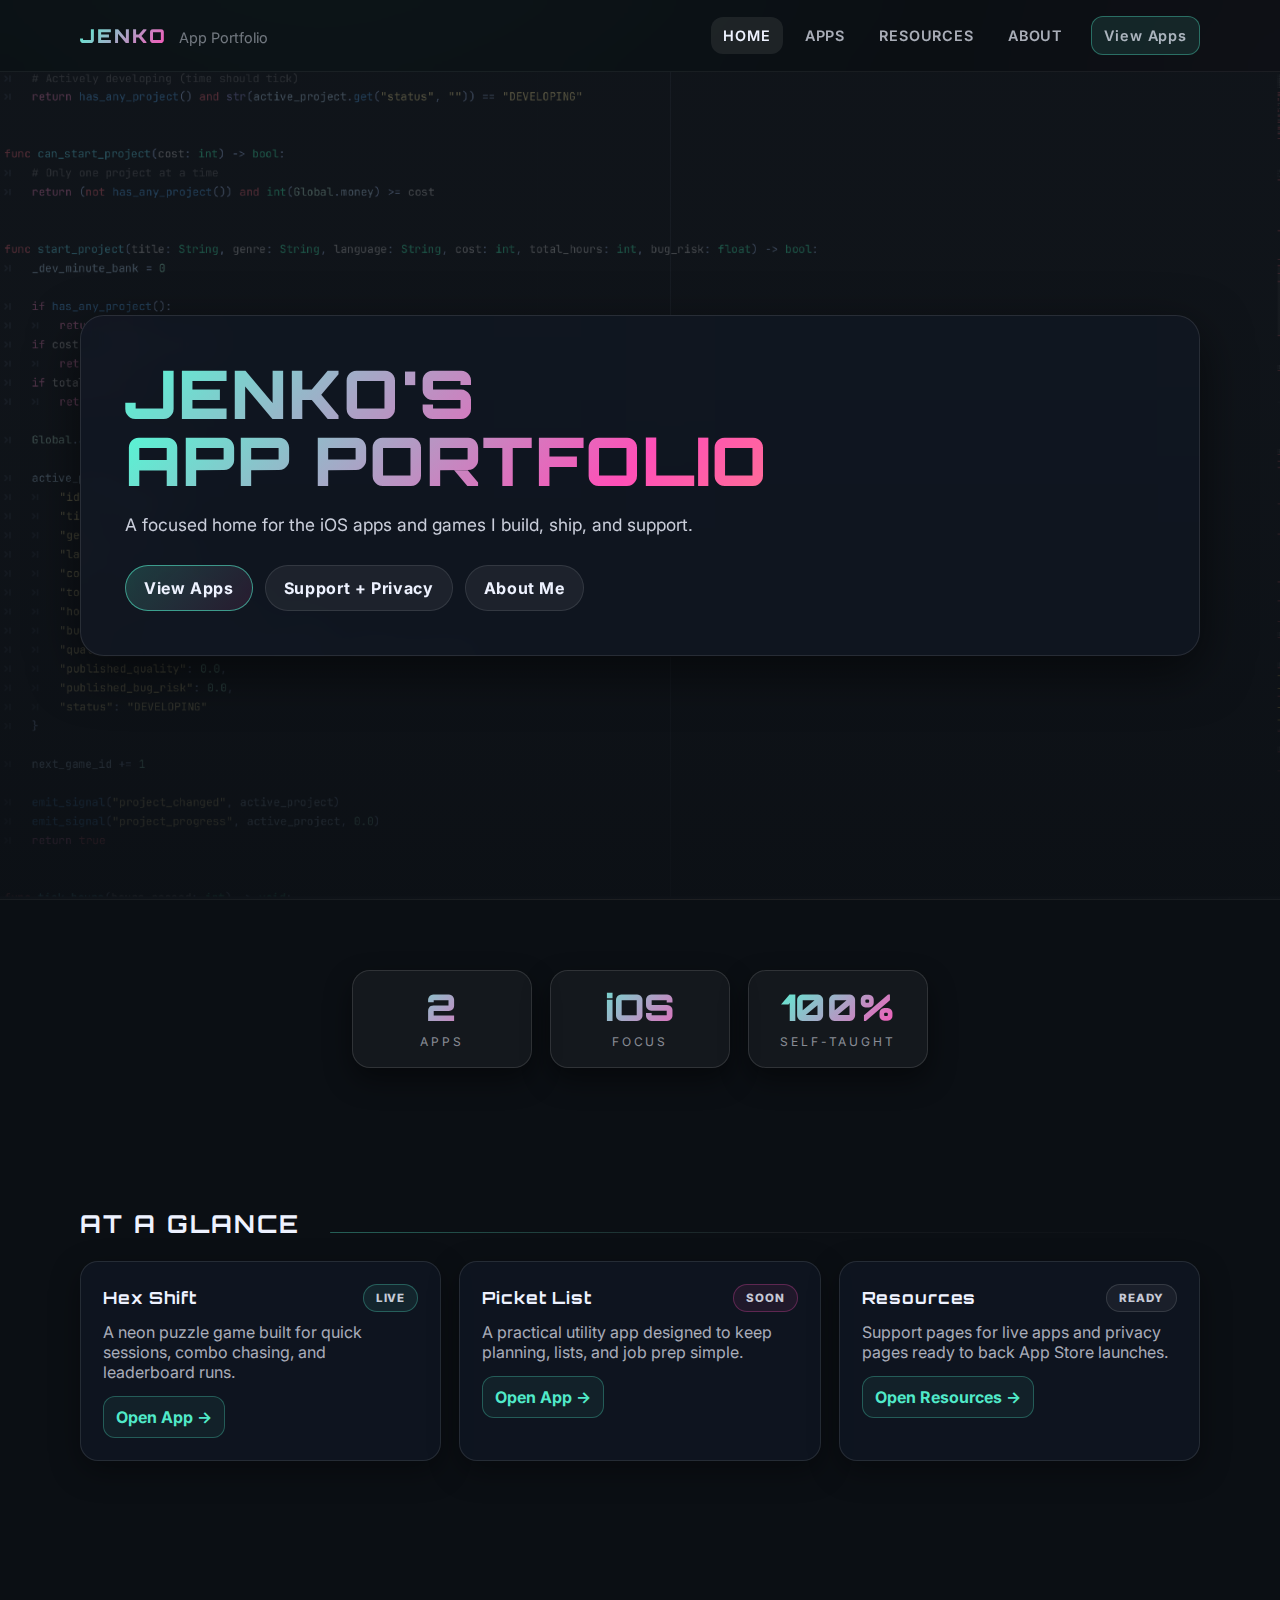
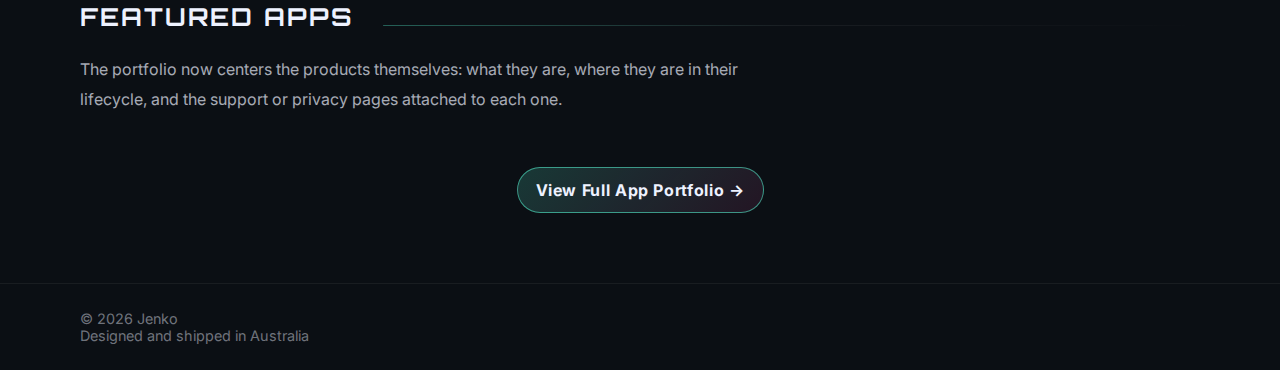
<file: index.html>
<!DOCTYPE html>
<html lang="en">
<head>
  <meta charset="UTF-8" />
  <meta name="viewport" content="width=device-width, initial-scale=1.0"/>
  <title>JENKO | App Portfolio</title>

  <link href="https://fonts.googleapis.com/css2?family=Orbitron:wght@400;700;900&amp;family=Inter:wght@300;400;500;600&amp;display=swap" rel="stylesheet">
  <link rel="stylesheet" href="css/style.css" />
  <script defer src="js/main.js"></script>
</head>

<body>

  <header class="topbar" role="banner">
    <div class="topbar-inner">
      <a class="brand" href="index.html" aria-label="Go home">
        <h1>JENKO</h1>
        <p>App Portfolio</p>
      </a>

      <nav class="nav" aria-label="Primary navigation">
        <a class="active" href="index.html">HOME</a>
        <a href="projects.html">APPS</a>
        <a href="devlog.html">RESOURCES</a>
        <a href="about.html">ABOUT</a>
        <a class="nav-cta" href="projects.html">View Apps</a>
      </nav>

      <button class="menu-btn" id="menu-toggle" aria-label="Toggle menu" aria-expanded="false" aria-controls="mobile-drawer">
        <span></span><span></span><span></span>
      </button>
    </div>
  </header>

  <div class="drawer" id="mobile-drawer" aria-hidden="true">
    <div class="drawer-panel" role="dialog" aria-label="Mobile navigation">
      <a href="index.html">HOME</a>
      <a href="projects.html">APPS</a>
      <a href="devlog.html">RESOURCES</a>
      <a href="about.html">ABOUT</a>
    </div>
  </div>

  <main role="main">
    <section id="home">
      <div class="hero">
        <div class="hero-bg">
          <img src="images/Blog_BG.png" alt="App portfolio background" />
          <div class="hero-overlay"></div>
        </div>

        <div class="hero-inner">
          <div class="container">
            <div class="hero-card">
              <h1 class="hero-title">
                <span>JENKO'S</span>
                <span>APP PORTFOLIO</span>
              </h1>
              <p class="hero-subtitle">A focused home for the iOS apps and games I build, ship, and support.</p>

              <div class="hero-actions">
                <a href="projects.html" class="btn primary">View Apps</a>
                <a href="devlog.html" class="btn">Support + Privacy</a>
                <a href="about.html" class="btn">About Me</a>
              </div>
            </div>
          </div>
        </div>
      </div>
    </section>

    <section class="section">
      <div class="container">
        <div class="about-stats">
          <div class="stat">
            <span class="stat-number">2</span>
            <span class="stat-label">APPS</span>
          </div>
          <div class="stat">
            <span class="stat-number">iOS</span>
            <span class="stat-label">FOCUS</span>
          </div>
          <div class="stat">
            <span class="stat-number">100%</span>
            <span class="stat-label">SELF-TAUGHT</span>
          </div>
        </div>
      </div>
    </section>

    <section class="section">
      <div class="container">
        <div class="section-head">
          <h2>AT A GLANCE</h2>
          <div class="section-rule" aria-hidden="true"></div>
        </div>

        <div class="snap-grid">
          <div class="card snapshot">
            <div class="card-pad">
              <div class="snapshot-top">
                <h3>Hex Shift</h3>
                <span class="chip chip-teal">LIVE</span>
              </div>
              <p class="muted">A neon puzzle game built for quick sessions, combo chasing, and leaderboard runs.</p>
              <a class="snapshot-link" href="projects.html#hexshift">Open App →</a>
            </div>
          </div>

          <div class="card snapshot">
            <div class="card-pad">
              <div class="snapshot-top">
                <h3>Picket List</h3>
                <span class="chip chip-pink">SOON</span>
              </div>
              <p class="muted">A practical utility app designed to keep planning, lists, and job prep simple.</p>
              <a class="snapshot-link" href="projects.html#picket-list">Open App →</a>
            </div>
          </div>

          <div class="card snapshot">
            <div class="card-pad">
              <div class="snapshot-top">
                <h3>Resources</h3>
                <span class="chip">READY</span>
              </div>
              <p class="muted">Support pages for live apps and privacy pages ready to back App Store launches.</p>
              <a class="snapshot-link" href="devlog.html">Open Resources →</a>
            </div>
          </div>
        </div>
      </div>
    </section>

    <section class="section">
      <div class="container">
        <div class="section-head">
          <h2>FEATURED APPS</h2>
          <div class="section-rule" aria-hidden="true"></div>
        </div>

        <p class="section-copy">The portfolio now centers the products themselves: what they are, where they are in their lifecycle, and the support or privacy pages attached to each one.</p>

        <div id="featured-apps" class="stack">
          <!-- injected by JS -->
        </div>

        <div class="center-row">
          <a class="btn primary" href="projects.html">View Full App Portfolio →</a>
        </div>
      </div>
    </section>
  </main>

  <footer class="site-footer">
    <div class="container">
      <div class="footer-inner">
        <div>
          <div>© 2026 Jenko</div>
          <div>Designed and shipped in Australia</div>
        </div>
      </div>
    </div>
  </footer>

</body>
</html>
</file>
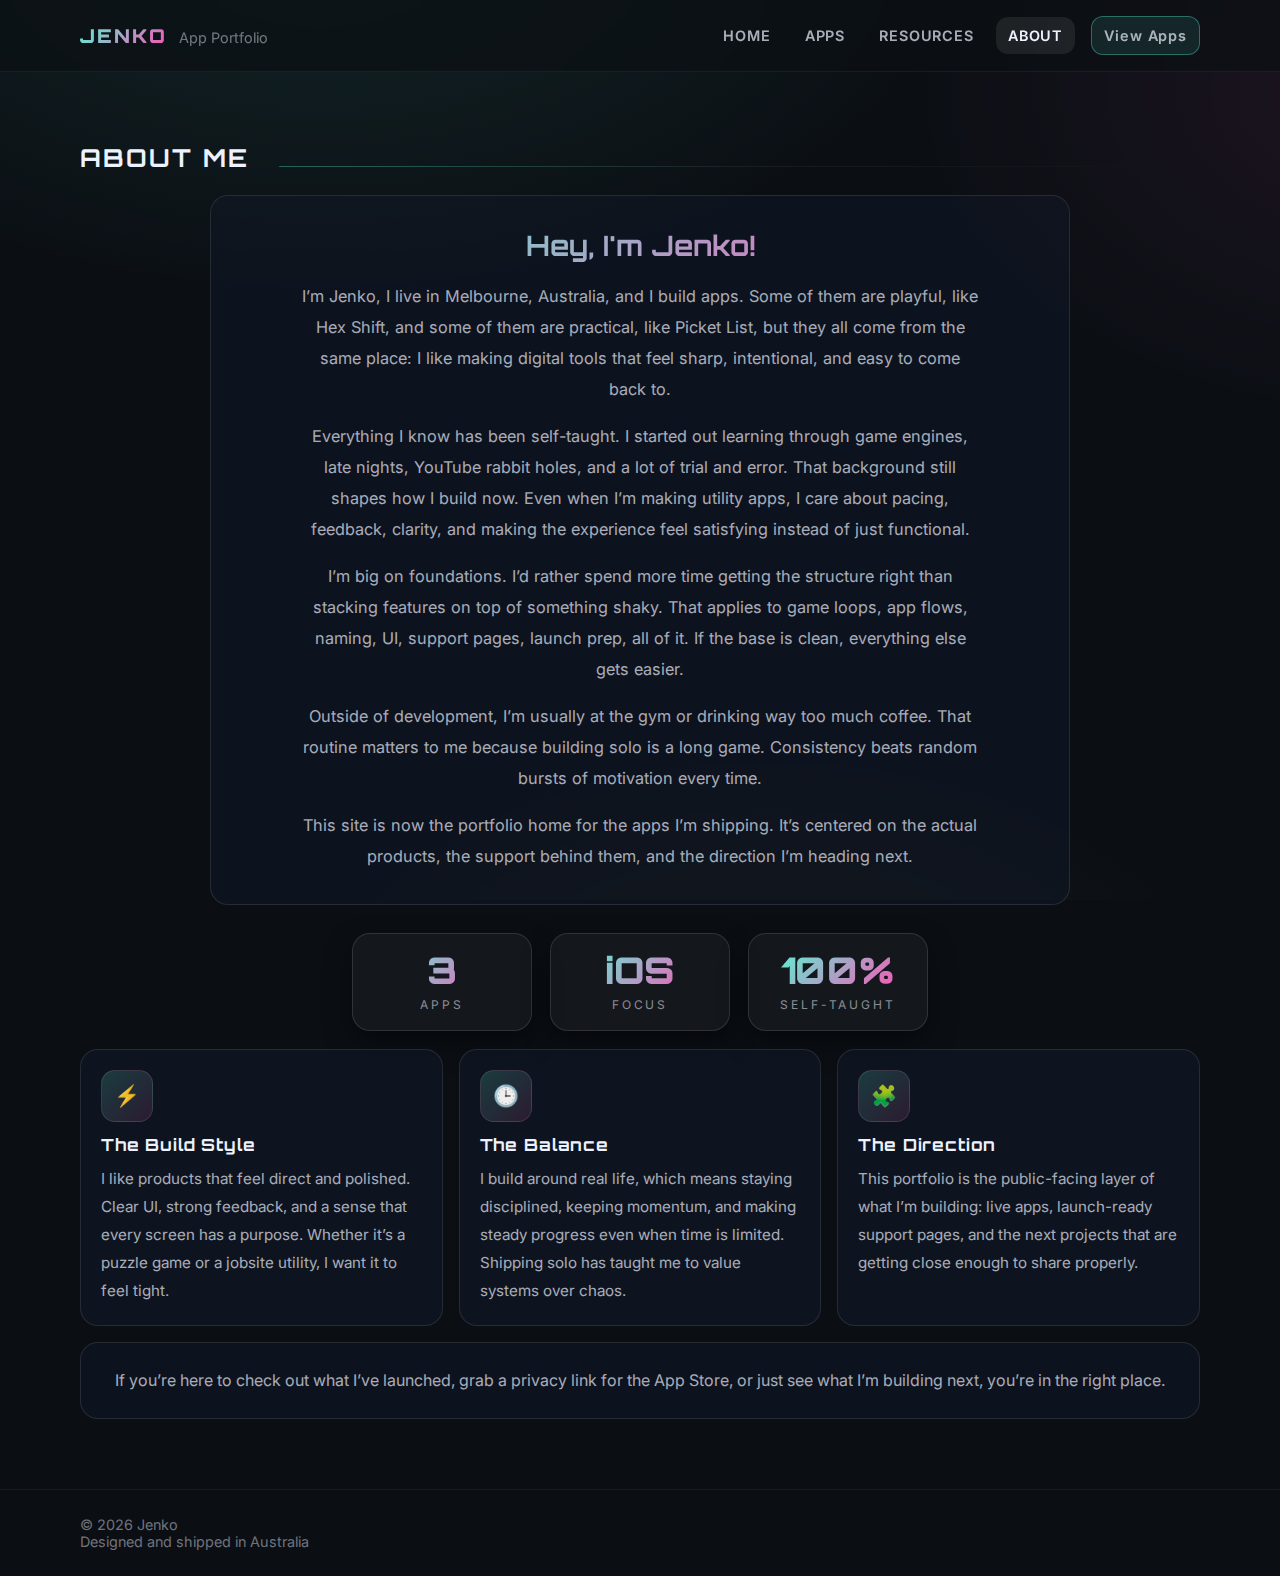
<file: about.html>
<!DOCTYPE html>
<html lang="en">
<head>
  <meta charset="UTF-8" />
  <meta name="viewport" content="width=device-width, initial-scale=1.0"/>
  <title>JENKO | About</title>

  <link href="https://fonts.googleapis.com/css2?family=Orbitron:wght@400;700;900&amp;family=Inter:wght@300;400;500;600&amp;display=swap" rel="stylesheet">
  <link rel="stylesheet" href="css/style.css" />
  <script defer src="js/main.js"></script>
</head>

<body>

  <header class="topbar" role="banner">
    <div class="topbar-inner">
      <a class="brand" href="index.html" aria-label="Go home">
        <h1>JENKO</h1>
        <p>App Portfolio</p>
      </a>

      <nav class="nav" aria-label="Primary navigation">
        <a href="index.html">HOME</a>
        <a href="projects.html">APPS</a>
        <a href="devlog.html">RESOURCES</a>
        <a class="active" href="about.html">ABOUT</a>
        <a class="nav-cta" href="projects.html">View Apps</a>
      </nav>

      <button class="menu-btn" id="menu-toggle" aria-label="Toggle menu" aria-expanded="false" aria-controls="mobile-drawer">
        <span></span><span></span><span></span>
      </button>
    </div>
  </header>

  <div class="drawer" id="mobile-drawer" aria-hidden="true">
    <div class="drawer-panel" role="dialog" aria-label="Mobile navigation">
      <a href="index.html">HOME</a>
      <a href="projects.html">APPS</a>
      <a href="devlog.html">RESOURCES</a>
      <a href="about.html">ABOUT</a>
    </div>
  </div>

  <main role="main">
    <section class="section">
      <div class="container">
        <div class="section-head">
          <h2>ABOUT ME</h2>
          <div class="section-rule" aria-hidden="true"></div>
        </div>

        <div class="about-intro">
          <h3>Hey, I'm Jenko!</h3>
          <p>I’m Jenko, I live in Melbourne, Australia, and I build apps. Some of them are playful, like Hex Shift, and some of them are practical, like Picket List, but they all come from the same place: I like making digital tools that feel sharp, intentional, and easy to come back to.</p>
          <p>Everything I know has been self-taught. I started out learning through game engines, late nights, YouTube rabbit holes, and a lot of trial and error. That background still shapes how I build now. Even when I’m making utility apps, I care about pacing, feedback, clarity, and making the experience feel satisfying instead of just functional.</p>
          <p>I’m big on foundations. I’d rather spend more time getting the structure right than stacking features on top of something shaky. That applies to game loops, app flows, naming, UI, support pages, launch prep, all of it. If the base is clean, everything else gets easier.</p>
          <p>Outside of development, I’m usually at the gym or drinking way too much coffee. That routine matters to me because building solo is a long game. Consistency beats random bursts of motivation every time.</p>
          <p>This site is now the portfolio home for the apps I’m shipping. It’s centered on the actual products, the support behind them, and the direction I’m heading next.</p>
        </div>

        <div class="about-stats">
          <div class="stat">
            <span class="stat-number">3</span>
            <span class="stat-label">APPS</span>
          </div>
          <div class="stat">
            <span class="stat-number">iOS</span>
            <span class="stat-label">FOCUS</span>
          </div>
          <div class="stat">
            <span class="stat-number">100%</span>
            <span class="stat-label">SELF-TAUGHT</span>
          </div>
        </div>

        <div class="about-grid">
          <div class="about-card">
            <div class="card-icon">⚡</div>
            <h4>The Build Style</h4>
            <p>I like products that feel direct and polished. Clear UI, strong feedback, and a sense that every screen has a purpose. Whether it’s a puzzle game or a jobsite utility, I want it to feel tight.</p>
          </div>

          <div class="about-card">
            <div class="card-icon">🕒</div>
            <h4>The Balance</h4>
            <p>I build around real life, which means staying disciplined, keeping momentum, and making steady progress even when time is limited. Shipping solo has taught me to value systems over chaos.</p>
          </div>

          <div class="about-card">
            <div class="card-icon">🧩</div>
            <h4>The Direction</h4>
            <p>This portfolio is the public-facing layer of what I’m building: live apps, launch-ready support pages, and the next projects that are getting close enough to share properly.</p>
          </div>
        </div>

        <div class="about-footer">
          <p>If you’re here to check out what I’ve launched, grab a privacy link for the App Store, or just see what I’m building next, you’re in the right place.</p>
        </div>
      </div>
    </section>
  </main>

  <footer class="site-footer">
    <div class="container">
      <div class="footer-inner">
        <div>
          <div>© 2026 Jenko</div>
          <div>Designed and shipped in Australia</div>
        </div>
      </div>
    </div>
  </footer>

</body>
</html>
</file>
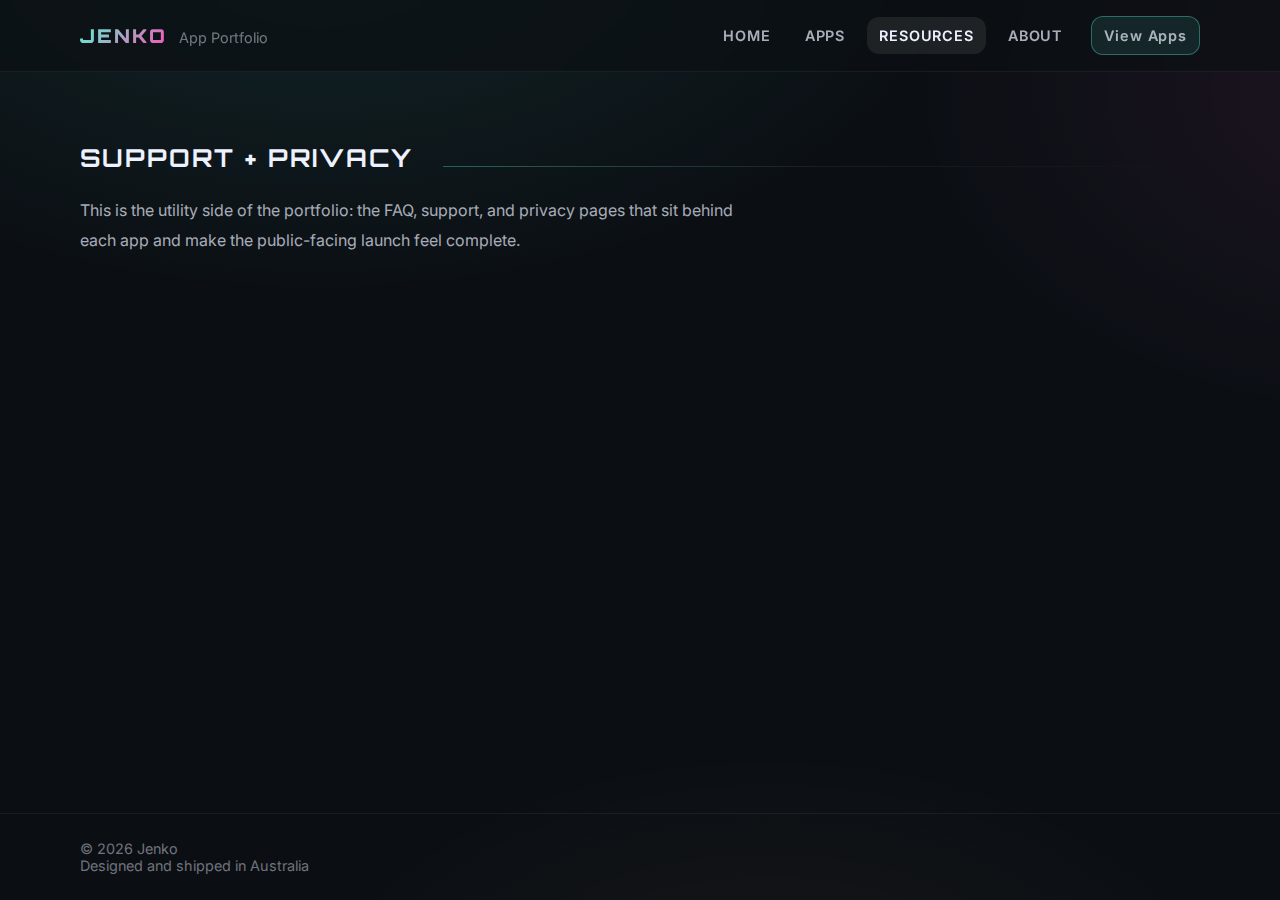
<file: devlog.html>
<!DOCTYPE html>
<html lang="en">
<head>
  <meta charset="UTF-8" />
  <meta name="viewport" content="width=device-width, initial-scale=1.0"/>
  <title>JENKO | Resources</title>

  <link href="https://fonts.googleapis.com/css2?family=Orbitron:wght@400;700;900&amp;family=Inter:wght@300;400;500;600&amp;display=swap" rel="stylesheet">
  <link rel="stylesheet" href="css/style.css" />
  <script defer src="js/main.js"></script>
</head>

<body>

  <header class="topbar" role="banner">
    <div class="topbar-inner">
      <a class="brand" href="index.html" aria-label="Go home">
        <h1>JENKO</h1>
        <p>App Portfolio</p>
      </a>

      <nav class="nav" aria-label="Primary navigation">
        <a href="index.html">HOME</a>
        <a href="projects.html">APPS</a>
        <a class="active" href="devlog.html">RESOURCES</a>
        <a href="about.html">ABOUT</a>
        <a class="nav-cta" href="projects.html">View Apps</a>
      </nav>

      <button class="menu-btn" id="menu-toggle" aria-label="Toggle menu" aria-expanded="false" aria-controls="mobile-drawer">
        <span></span><span></span><span></span>
      </button>
    </div>
  </header>

  <div class="drawer" id="mobile-drawer" aria-hidden="true">
    <div class="drawer-panel" role="dialog" aria-label="Mobile navigation">
      <a href="index.html">HOME</a>
      <a href="projects.html">APPS</a>
      <a href="devlog.html">RESOURCES</a>
      <a href="about.html">ABOUT</a>
    </div>
  </div>

  <main role="main">
    <section class="section">
      <div class="container">
        <div class="section-head">
          <h2>SUPPORT + PRIVACY</h2>
          <div class="section-rule" aria-hidden="true"></div>
        </div>

        <p class="section-copy">This is the utility side of the portfolio: the FAQ, support, and privacy pages that sit behind each app and make the public-facing launch feel complete.</p>

        <div id="resources-list" class="stack">
          <!-- injected by JS -->
        </div>
      </div>
    </section>
  </main>

  <footer class="site-footer">
    <div class="container">
      <div class="footer-inner">
        <div>
          <div>© 2026 Jenko</div>
          <div>Designed and shipped in Australia</div>
        </div>
      </div>
    </div>
  </footer>

</body>
</html>
</file>
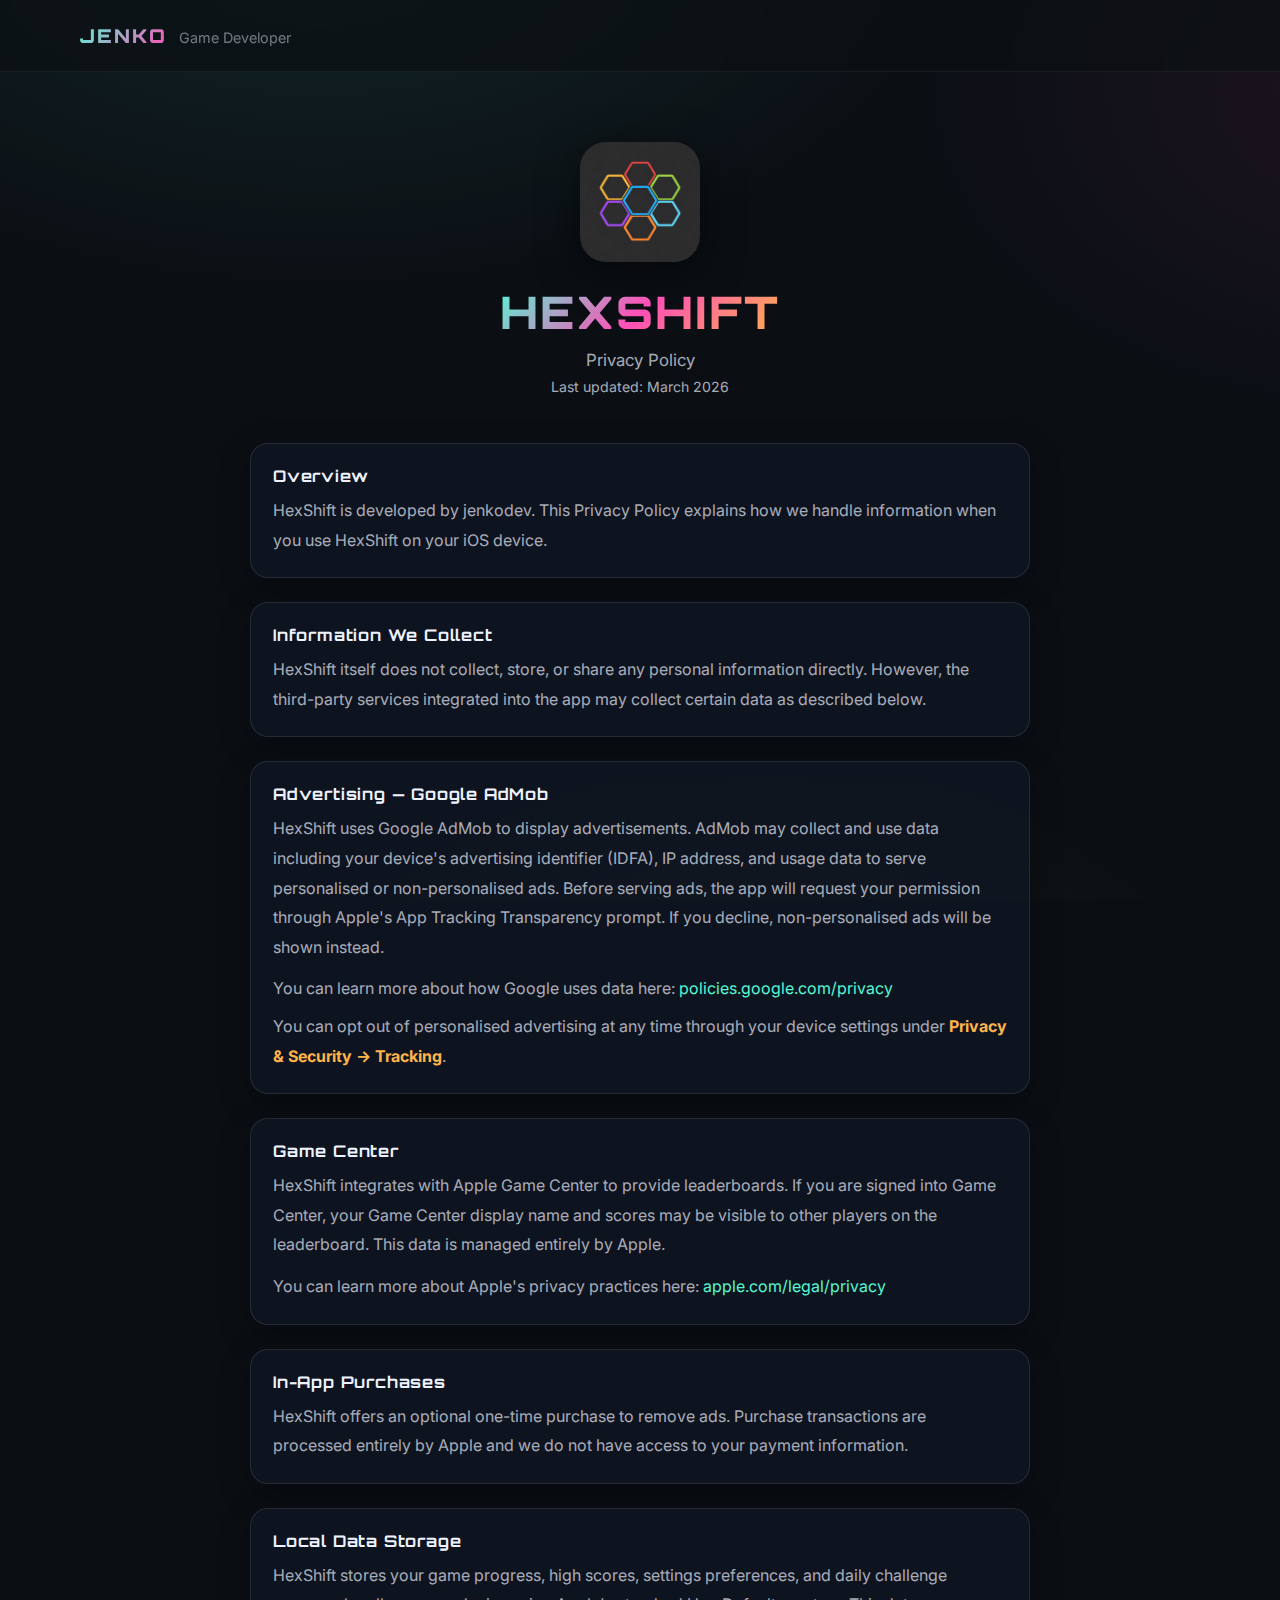
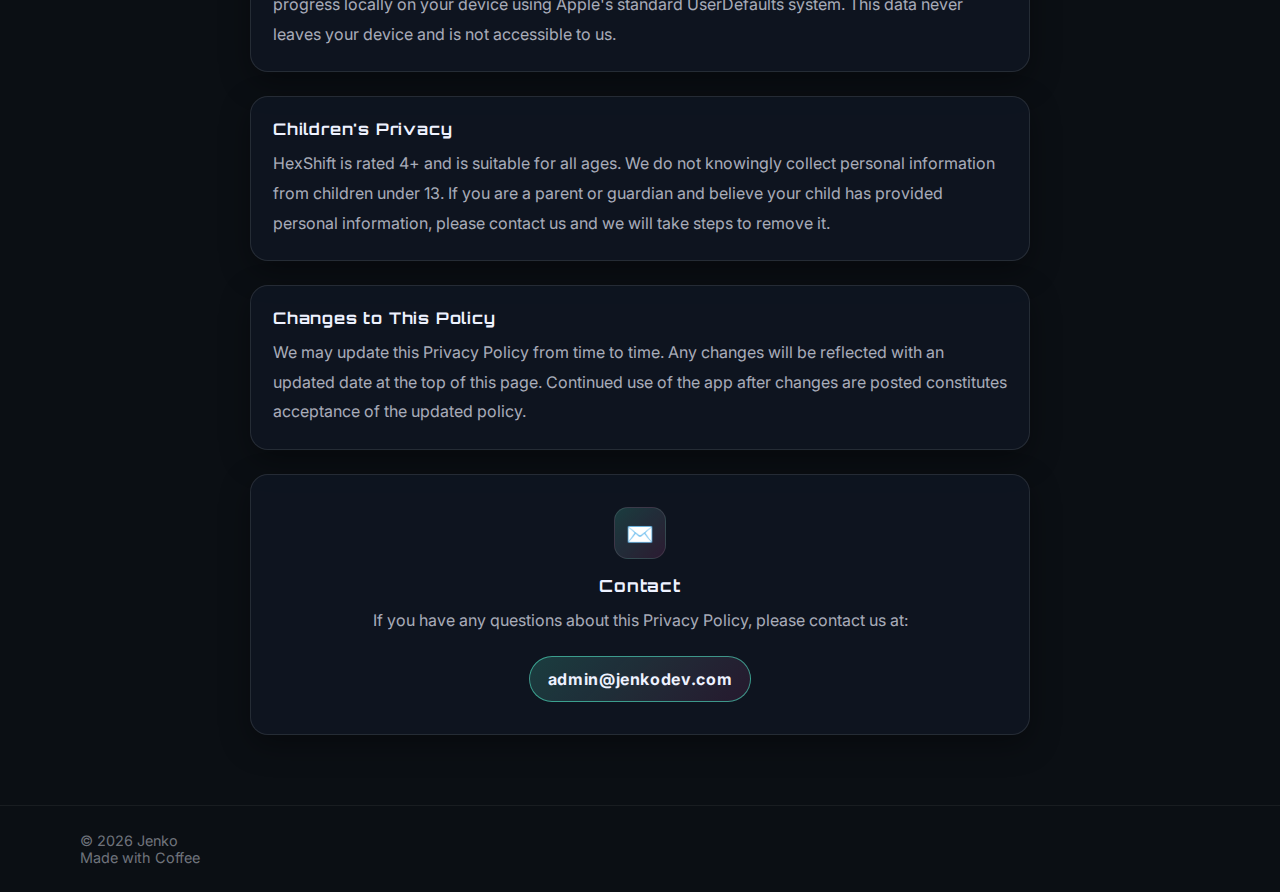
<file: hexshift-privacypolicy.html>
<!DOCTYPE html>
<html lang="en">
<head>
  <meta charset="UTF-8" />
  <meta name="viewport" content="width=device-width, initial-scale=1.0"/>
  <title>HexShift | Privacy Policy</title>

  <link href="https://fonts.googleapis.com/css2?family=Orbitron:wght@400;700;900&family=Inter:wght@300;400;500;600&display=swap" rel="stylesheet">
  <link rel="stylesheet" href="css/style.css" />
</head>

<body>

  <header class="topbar" role="banner">
    <div class="topbar-inner">
      <a class="brand" href="index.html" aria-label="Go home">
        <h1>JENKO</h1>
        <p>Game Developer</p>
      </a>
    </div>
  </header>

  <main role="main">
    <section class="section">
      <div class="container">

        <!-- Logo + Title -->
        <div style="display:flex; flex-direction:column; align-items:center; text-align:center; margin-bottom:48px;">
          <img
            src="images/HexShiftLogoDark.png"
            alt="HexShift Logo"
            style="width:120px; height:120px; border-radius:26px; margin-bottom:22px; box-shadow:0 10px 40px rgba(0,0,0,0.55);"
          />
          <h2 style="font-family:'Orbitron',monospace; font-size:clamp(1.8rem,5vw,2.8rem); font-weight:900; letter-spacing:0.06em; background:linear-gradient(135deg,#55f7d4,#ff4fb7,#ffb44b); -webkit-background-clip:text; background-clip:text; -webkit-text-fill-color:transparent; margin-bottom:10px;">
            HEXSHIFT
          </h2>
          <p class="muted" style="font-size:1.05rem; max-width:48ch;">Privacy Policy</p>
          <p class="muted" style="font-size:0.88rem; margin-top:8px;">Last updated: March 2026</p>
        </div>

        <!-- Policy content -->
        <div style="max-width:780px; margin:0 auto; display:flex; flex-direction:column; gap:24px;">

          <div class="card">
            <div class="card-pad">
              <h4 style="font-family:'Orbitron',monospace; font-size:1rem; letter-spacing:0.05em; margin-bottom:10px;">Overview</h4>
              <p class="muted" style="line-height:1.85;">HexShift is developed by jenkodev. This Privacy Policy explains how we handle information when you use HexShift on your iOS device.</p>
            </div>
          </div>

          <div class="card">
            <div class="card-pad">
              <h4 style="font-family:'Orbitron',monospace; font-size:1rem; letter-spacing:0.05em; margin-bottom:10px;">Information We Collect</h4>
              <p class="muted" style="line-height:1.85;">HexShift itself does not collect, store, or share any personal information directly. However, the third-party services integrated into the app may collect certain data as described below.</p>
            </div>
          </div>

          <div class="card">
            <div class="card-pad">
              <h4 style="font-family:'Orbitron',monospace; font-size:1rem; letter-spacing:0.05em; margin-bottom:10px;">Advertising — Google AdMob</h4>
              <p class="muted" style="line-height:1.85;">HexShift uses Google AdMob to display advertisements. AdMob may collect and use data including your device's advertising identifier (IDFA), IP address, and usage data to serve personalised or non-personalised ads. Before serving ads, the app will request your permission through Apple's App Tracking Transparency prompt. If you decline, non-personalised ads will be shown instead.</p>
              <p class="muted" style="line-height:1.85; margin-top:12px;">You can learn more about how Google uses data here: <a href="https://policies.google.com/privacy" target="_blank" rel="noopener" style="color:#55f7d4;">policies.google.com/privacy</a></p>
              <p class="muted" style="line-height:1.85; margin-top:8px;">You can opt out of personalised advertising at any time through your device settings under <strong style="color:#ffb44b;">Privacy &amp; Security → Tracking</strong>.</p>
            </div>
          </div>

          <div class="card">
            <div class="card-pad">
              <h4 style="font-family:'Orbitron',monospace; font-size:1rem; letter-spacing:0.05em; margin-bottom:10px;">Game Center</h4>
              <p class="muted" style="line-height:1.85;">HexShift integrates with Apple Game Center to provide leaderboards. If you are signed into Game Center, your Game Center display name and scores may be visible to other players on the leaderboard. This data is managed entirely by Apple.</p>
              <p class="muted" style="line-height:1.85; margin-top:12px;">You can learn more about Apple's privacy practices here: <a href="https://www.apple.com/legal/privacy" target="_blank" rel="noopener" style="color:#55f7d4;">apple.com/legal/privacy</a></p>
            </div>
          </div>

          <div class="card">
            <div class="card-pad">
              <h4 style="font-family:'Orbitron',monospace; font-size:1rem; letter-spacing:0.05em; margin-bottom:10px;">In-App Purchases</h4>
              <p class="muted" style="line-height:1.85;">HexShift offers an optional one-time purchase to remove ads. Purchase transactions are processed entirely by Apple and we do not have access to your payment information.</p>
            </div>
          </div>

          <div class="card">
            <div class="card-pad">
              <h4 style="font-family:'Orbitron',monospace; font-size:1rem; letter-spacing:0.05em; margin-bottom:10px;">Local Data Storage</h4>
              <p class="muted" style="line-height:1.85;">HexShift stores your game progress, high scores, settings preferences, and daily challenge progress locally on your device using Apple's standard UserDefaults system. This data never leaves your device and is not accessible to us.</p>
            </div>
          </div>

          <div class="card">
            <div class="card-pad">
              <h4 style="font-family:'Orbitron',monospace; font-size:1rem; letter-spacing:0.05em; margin-bottom:10px;">Children's Privacy</h4>
              <p class="muted" style="line-height:1.85;">HexShift is rated 4+ and is suitable for all ages. We do not knowingly collect personal information from children under 13. If you are a parent or guardian and believe your child has provided personal information, please contact us and we will take steps to remove it.</p>
            </div>
          </div>

          <div class="card">
            <div class="card-pad">
              <h4 style="font-family:'Orbitron',monospace; font-size:1rem; letter-spacing:0.05em; margin-bottom:10px;">Changes to This Policy</h4>
              <p class="muted" style="line-height:1.85;">We may update this Privacy Policy from time to time. Any changes will be reflected with an updated date at the top of this page. Continued use of the app after changes are posted constitutes acceptance of the updated policy.</p>
            </div>
          </div>

          <div class="card">
            <div class="card-pad" style="text-align:center; padding:32px;">
              <div style="width:52px; height:52px; border-radius:14px; display:grid; place-items:center; background:linear-gradient(135deg,rgba(85,247,212,0.18),rgba(255,79,183,0.12)); border:1px solid rgba(255,255,255,0.10); font-size:1.4rem; margin:0 auto 16px;">✉️</div>
              <h4 style="font-family:'Orbitron',monospace; font-size:1.05rem; letter-spacing:0.05em; margin-bottom:10px;">Contact</h4>
              <p class="muted" style="line-height:1.85; margin-bottom:20px;">If you have any questions about this Privacy Policy, please contact us at:</p>
              <a href="mailto:support@jenkodev.com" class="btn primary" style="display:inline-flex;">admin@jenkodev.com</a>
            </div>
          </div>

        </div>

      </div>
    </section>
  </main>

  <footer class="site-footer">
    <div class="container">
      <div class="footer-inner">
        <div>
          <div>© 2026 Jenko</div>
          <div>Made with Coffee</div>
        </div>
      </div>
    </div>
  </footer>

</body>
</html>
</file>
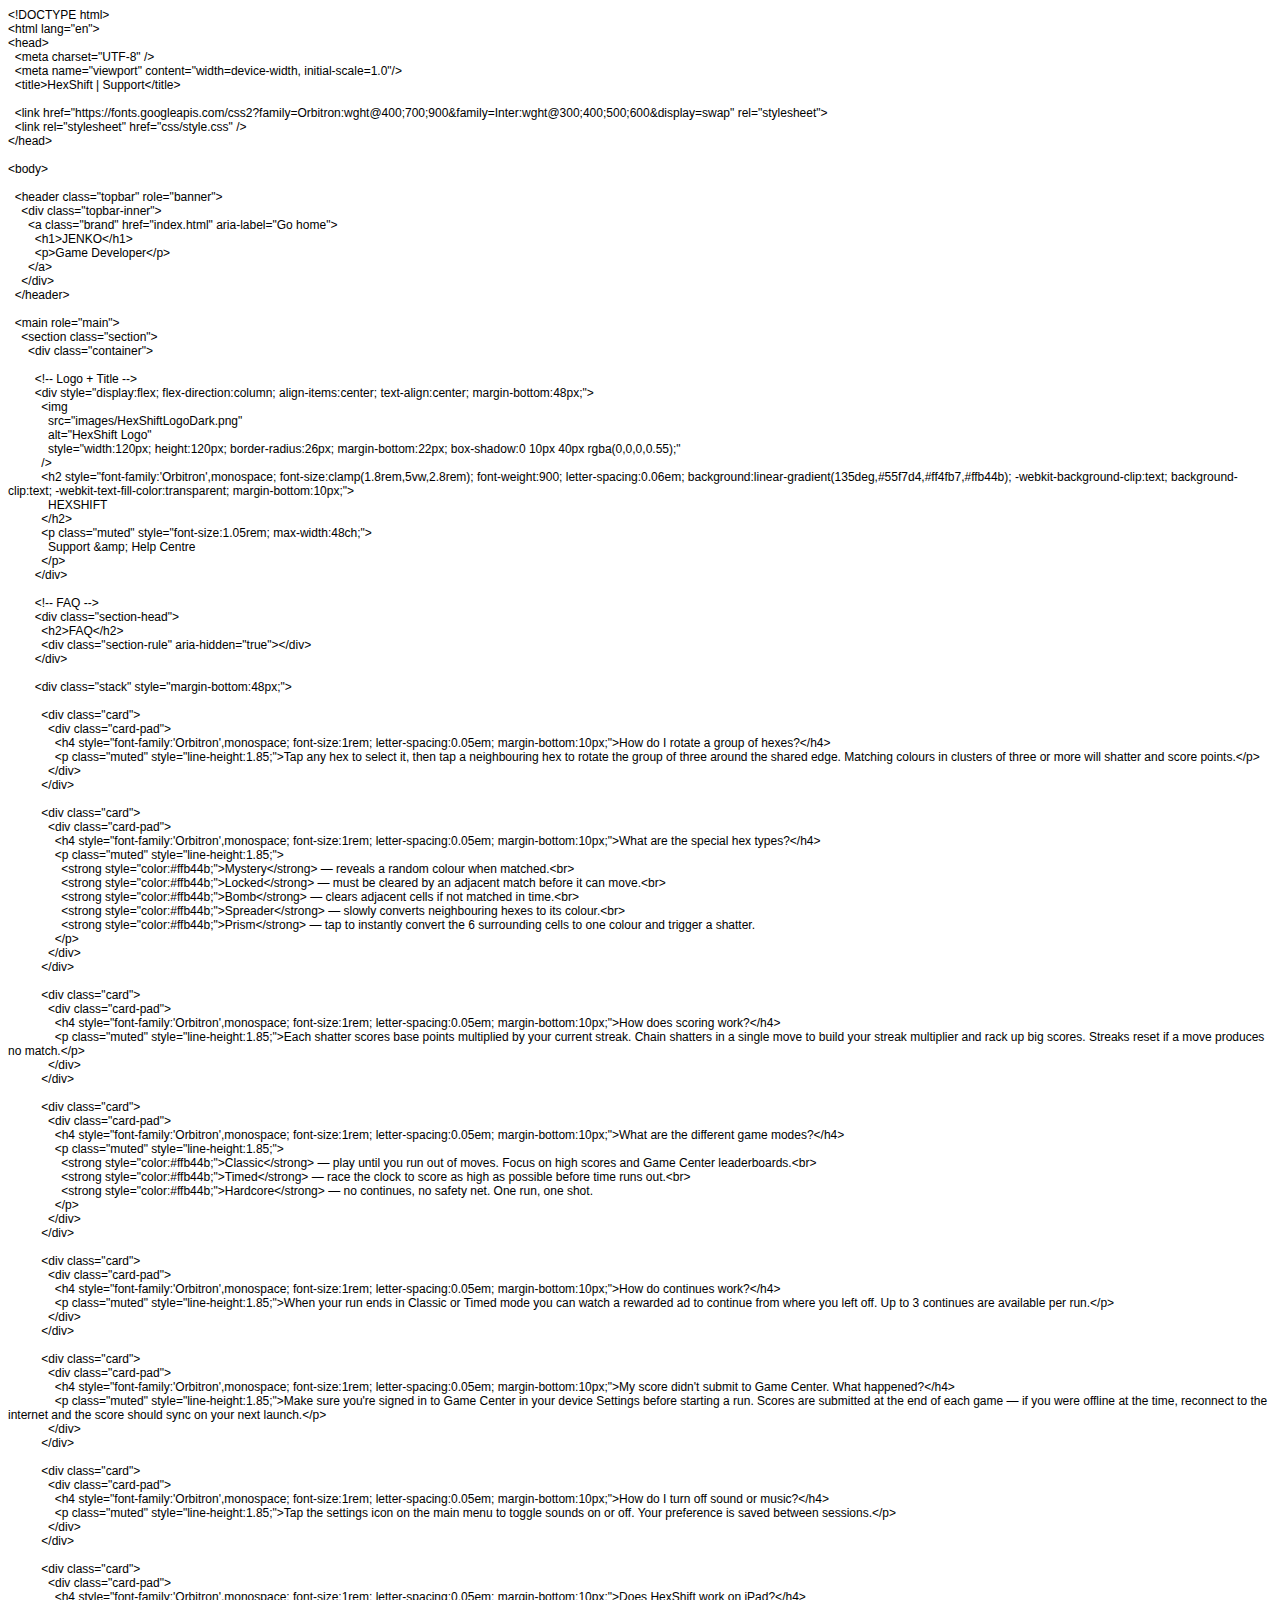
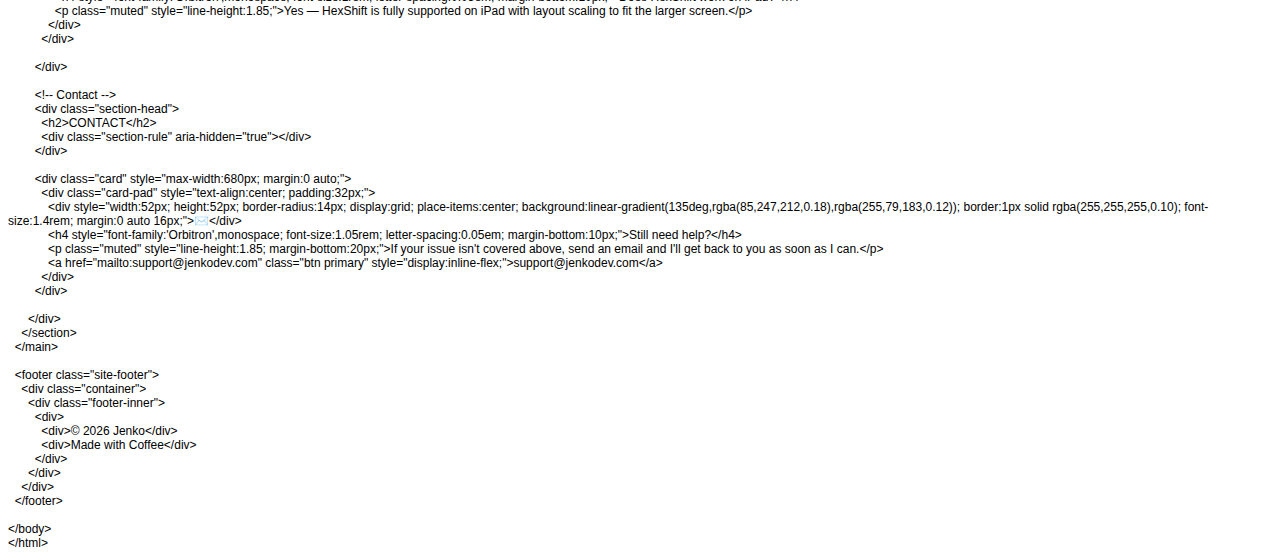
<file: hexshift-support.html>
<!DOCTYPE html PUBLIC "-//W3C//DTD HTML 4.01//EN" "http://www.w3.org/TR/html4/strict.dtd">
<html>
<head>
  <meta http-equiv="Content-Type" content="text/html; charset=utf-8">
  <meta http-equiv="Content-Style-Type" content="text/css">
  <title></title>
  <meta name="Generator" content="Cocoa HTML Writer">
  <meta name="CocoaVersion" content="2685.4">
  <style type="text/css">
    p.p1 {margin: 0.0px 0.0px 0.0px 0.0px; font: 12.0px Helvetica}
    p.p2 {margin: 0.0px 0.0px 0.0px 0.0px; font: 12.0px Helvetica; min-height: 14.0px}
  </style>
</head>
<body>
<p class="p1">&lt;!DOCTYPE html&gt;</p>
<p class="p1">&lt;html lang="en"&gt;</p>
<p class="p1">&lt;head&gt;</p>
<p class="p1"><span class="Apple-converted-space">  </span>&lt;meta charset="UTF-8" /&gt;</p>
<p class="p1"><span class="Apple-converted-space">  </span>&lt;meta name="viewport" content="width=device-width, initial-scale=1.0"/&gt;</p>
<p class="p1"><span class="Apple-converted-space">  </span>&lt;title&gt;HexShift | Support&lt;/title&gt;</p>
<p class="p2"><br></p>
<p class="p1"><span class="Apple-converted-space">  </span>&lt;link href="https://fonts.googleapis.com/css2?family=Orbitron:wght@400;700;900&amp;family=Inter:wght@300;400;500;600&amp;display=swap" rel="stylesheet"&gt;</p>
<p class="p1"><span class="Apple-converted-space">  </span>&lt;link rel="stylesheet" href="css/style.css" /&gt;</p>
<p class="p1">&lt;/head&gt;</p>
<p class="p2"><br></p>
<p class="p1">&lt;body&gt;</p>
<p class="p2"><br></p>
<p class="p1"><span class="Apple-converted-space">  </span>&lt;header class="topbar" role="banner"&gt;</p>
<p class="p1"><span class="Apple-converted-space">    </span>&lt;div class="topbar-inner"&gt;</p>
<p class="p1"><span class="Apple-converted-space">      </span>&lt;a class="brand" href="index.html" aria-label="Go home"&gt;</p>
<p class="p1"><span class="Apple-converted-space">        </span>&lt;h1&gt;JENKO&lt;/h1&gt;</p>
<p class="p1"><span class="Apple-converted-space">        </span>&lt;p&gt;Game Developer&lt;/p&gt;</p>
<p class="p1"><span class="Apple-converted-space">      </span>&lt;/a&gt;</p>
<p class="p1"><span class="Apple-converted-space">    </span>&lt;/div&gt;</p>
<p class="p1"><span class="Apple-converted-space">  </span>&lt;/header&gt;</p>
<p class="p2"><br></p>
<p class="p1"><span class="Apple-converted-space">  </span>&lt;main role="main"&gt;</p>
<p class="p1"><span class="Apple-converted-space">    </span>&lt;section class="section"&gt;</p>
<p class="p1"><span class="Apple-converted-space">      </span>&lt;div class="container"&gt;</p>
<p class="p2"><br></p>
<p class="p1"><span class="Apple-converted-space">        </span>&lt;!-- Logo + Title --&gt;</p>
<p class="p1"><span class="Apple-converted-space">        </span>&lt;div style="display:flex; flex-direction:column; align-items:center; text-align:center; margin-bottom:48px;"&gt;</p>
<p class="p1"><span class="Apple-converted-space">          </span>&lt;img</p>
<p class="p1"><span class="Apple-converted-space">            </span>src="images/HexShiftLogoDark.png"</p>
<p class="p1"><span class="Apple-converted-space">            </span>alt="HexShift Logo"</p>
<p class="p1"><span class="Apple-converted-space">            </span>style="width:120px; height:120px; border-radius:26px; margin-bottom:22px; box-shadow:0 10px 40px rgba(0,0,0,0.55);"</p>
<p class="p1"><span class="Apple-converted-space">          </span>/&gt;</p>
<p class="p1"><span class="Apple-converted-space">          </span>&lt;h2 style="font-family:'Orbitron',monospace; font-size:clamp(1.8rem,5vw,2.8rem); font-weight:900; letter-spacing:0.06em; background:linear-gradient(135deg,#55f7d4,#ff4fb7,#ffb44b); -webkit-background-clip:text; background-clip:text; -webkit-text-fill-color:transparent; margin-bottom:10px;"&gt;</p>
<p class="p1"><span class="Apple-converted-space">            </span>HEXSHIFT</p>
<p class="p1"><span class="Apple-converted-space">          </span>&lt;/h2&gt;</p>
<p class="p1"><span class="Apple-converted-space">          </span>&lt;p class="muted" style="font-size:1.05rem; max-width:48ch;"&gt;</p>
<p class="p1"><span class="Apple-converted-space">            </span>Support &amp;amp; Help Centre</p>
<p class="p1"><span class="Apple-converted-space">          </span>&lt;/p&gt;</p>
<p class="p1"><span class="Apple-converted-space">        </span>&lt;/div&gt;</p>
<p class="p2"><br></p>
<p class="p1"><span class="Apple-converted-space">        </span>&lt;!-- FAQ --&gt;</p>
<p class="p1"><span class="Apple-converted-space">        </span>&lt;div class="section-head"&gt;</p>
<p class="p1"><span class="Apple-converted-space">          </span>&lt;h2&gt;FAQ&lt;/h2&gt;</p>
<p class="p1"><span class="Apple-converted-space">          </span>&lt;div class="section-rule" aria-hidden="true"&gt;&lt;/div&gt;</p>
<p class="p1"><span class="Apple-converted-space">        </span>&lt;/div&gt;</p>
<p class="p2"><br></p>
<p class="p1"><span class="Apple-converted-space">        </span>&lt;div class="stack" style="margin-bottom:48px;"&gt;</p>
<p class="p2"><br></p>
<p class="p1"><span class="Apple-converted-space">          </span>&lt;div class="card"&gt;</p>
<p class="p1"><span class="Apple-converted-space">            </span>&lt;div class="card-pad"&gt;</p>
<p class="p1"><span class="Apple-converted-space">              </span>&lt;h4 style="font-family:'Orbitron',monospace; font-size:1rem; letter-spacing:0.05em; margin-bottom:10px;"&gt;How do I rotate a group of hexes?&lt;/h4&gt;</p>
<p class="p1"><span class="Apple-converted-space">              </span>&lt;p class="muted" style="line-height:1.85;"&gt;Tap any hex to select it, then tap a neighbouring hex to rotate the group of three around the shared edge. Matching colours in clusters of three or more will shatter and score points.&lt;/p&gt;</p>
<p class="p1"><span class="Apple-converted-space">            </span>&lt;/div&gt;</p>
<p class="p1"><span class="Apple-converted-space">          </span>&lt;/div&gt;</p>
<p class="p2"><br></p>
<p class="p1"><span class="Apple-converted-space">          </span>&lt;div class="card"&gt;</p>
<p class="p1"><span class="Apple-converted-space">            </span>&lt;div class="card-pad"&gt;</p>
<p class="p1"><span class="Apple-converted-space">              </span>&lt;h4 style="font-family:'Orbitron',monospace; font-size:1rem; letter-spacing:0.05em; margin-bottom:10px;"&gt;What are the special hex types?&lt;/h4&gt;</p>
<p class="p1"><span class="Apple-converted-space">              </span>&lt;p class="muted" style="line-height:1.85;"&gt;</p>
<p class="p1"><span class="Apple-converted-space">                </span>&lt;strong style="color:#ffb44b;"&gt;Mystery&lt;/strong&gt; — reveals a random colour when matched.&lt;br&gt;</p>
<p class="p1"><span class="Apple-converted-space">                </span>&lt;strong style="color:#ffb44b;"&gt;Locked&lt;/strong&gt; — must be cleared by an adjacent match before it can move.&lt;br&gt;</p>
<p class="p1"><span class="Apple-converted-space">                </span>&lt;strong style="color:#ffb44b;"&gt;Bomb&lt;/strong&gt; — clears adjacent cells if not matched in time.&lt;br&gt;</p>
<p class="p1"><span class="Apple-converted-space">                </span>&lt;strong style="color:#ffb44b;"&gt;Spreader&lt;/strong&gt; — slowly converts neighbouring hexes to its colour.&lt;br&gt;</p>
<p class="p1"><span class="Apple-converted-space">                </span>&lt;strong style="color:#ffb44b;"&gt;Prism&lt;/strong&gt; — tap to instantly convert the 6 surrounding cells to one colour and trigger a shatter.</p>
<p class="p1"><span class="Apple-converted-space">              </span>&lt;/p&gt;</p>
<p class="p1"><span class="Apple-converted-space">            </span>&lt;/div&gt;</p>
<p class="p1"><span class="Apple-converted-space">          </span>&lt;/div&gt;</p>
<p class="p2"><br></p>
<p class="p1"><span class="Apple-converted-space">          </span>&lt;div class="card"&gt;</p>
<p class="p1"><span class="Apple-converted-space">            </span>&lt;div class="card-pad"&gt;</p>
<p class="p1"><span class="Apple-converted-space">              </span>&lt;h4 style="font-family:'Orbitron',monospace; font-size:1rem; letter-spacing:0.05em; margin-bottom:10px;"&gt;How does scoring work?&lt;/h4&gt;</p>
<p class="p1"><span class="Apple-converted-space">              </span>&lt;p class="muted" style="line-height:1.85;"&gt;Each shatter scores base points multiplied by your current streak. Chain shatters in a single move to build your streak multiplier and rack up big scores. Streaks reset if a move produces no match.&lt;/p&gt;</p>
<p class="p1"><span class="Apple-converted-space">            </span>&lt;/div&gt;</p>
<p class="p1"><span class="Apple-converted-space">          </span>&lt;/div&gt;</p>
<p class="p2"><br></p>
<p class="p1"><span class="Apple-converted-space">          </span>&lt;div class="card"&gt;</p>
<p class="p1"><span class="Apple-converted-space">            </span>&lt;div class="card-pad"&gt;</p>
<p class="p1"><span class="Apple-converted-space">              </span>&lt;h4 style="font-family:'Orbitron',monospace; font-size:1rem; letter-spacing:0.05em; margin-bottom:10px;"&gt;What are the different game modes?&lt;/h4&gt;</p>
<p class="p1"><span class="Apple-converted-space">              </span>&lt;p class="muted" style="line-height:1.85;"&gt;</p>
<p class="p1"><span class="Apple-converted-space">                </span>&lt;strong style="color:#ffb44b;"&gt;Classic&lt;/strong&gt; — play until you run out of moves. Focus on high scores and Game Center leaderboards.&lt;br&gt;</p>
<p class="p1"><span class="Apple-converted-space">                </span>&lt;strong style="color:#ffb44b;"&gt;Timed&lt;/strong&gt; — race the clock to score as high as possible before time runs out.&lt;br&gt;</p>
<p class="p1"><span class="Apple-converted-space">                </span>&lt;strong style="color:#ffb44b;"&gt;Hardcore&lt;/strong&gt; — no continues, no safety net. One run, one shot.</p>
<p class="p1"><span class="Apple-converted-space">              </span>&lt;/p&gt;</p>
<p class="p1"><span class="Apple-converted-space">            </span>&lt;/div&gt;</p>
<p class="p1"><span class="Apple-converted-space">          </span>&lt;/div&gt;</p>
<p class="p2"><br></p>
<p class="p1"><span class="Apple-converted-space">          </span>&lt;div class="card"&gt;</p>
<p class="p1"><span class="Apple-converted-space">            </span>&lt;div class="card-pad"&gt;</p>
<p class="p1"><span class="Apple-converted-space">              </span>&lt;h4 style="font-family:'Orbitron',monospace; font-size:1rem; letter-spacing:0.05em; margin-bottom:10px;"&gt;How do continues work?&lt;/h4&gt;</p>
<p class="p1"><span class="Apple-converted-space">              </span>&lt;p class="muted" style="line-height:1.85;"&gt;When your run ends in Classic or Timed mode you can watch a rewarded ad to continue from where you left off. Up to 3 continues are available per run.&lt;/p&gt;</p>
<p class="p1"><span class="Apple-converted-space">            </span>&lt;/div&gt;</p>
<p class="p1"><span class="Apple-converted-space">          </span>&lt;/div&gt;</p>
<p class="p2"><br></p>
<p class="p1"><span class="Apple-converted-space">          </span>&lt;div class="card"&gt;</p>
<p class="p1"><span class="Apple-converted-space">            </span>&lt;div class="card-pad"&gt;</p>
<p class="p1"><span class="Apple-converted-space">              </span>&lt;h4 style="font-family:'Orbitron',monospace; font-size:1rem; letter-spacing:0.05em; margin-bottom:10px;"&gt;My score didn't submit to Game Center. What happened?&lt;/h4&gt;</p>
<p class="p1"><span class="Apple-converted-space">              </span>&lt;p class="muted" style="line-height:1.85;"&gt;Make sure you're signed in to Game Center in your device Settings before starting a run. Scores are submitted at the end of each game — if you were offline at the time, reconnect to the internet and the score should sync on your next launch.&lt;/p&gt;</p>
<p class="p1"><span class="Apple-converted-space">            </span>&lt;/div&gt;</p>
<p class="p1"><span class="Apple-converted-space">          </span>&lt;/div&gt;</p>
<p class="p2"><br></p>
<p class="p1"><span class="Apple-converted-space">          </span>&lt;div class="card"&gt;</p>
<p class="p1"><span class="Apple-converted-space">            </span>&lt;div class="card-pad"&gt;</p>
<p class="p1"><span class="Apple-converted-space">              </span>&lt;h4 style="font-family:'Orbitron',monospace; font-size:1rem; letter-spacing:0.05em; margin-bottom:10px;"&gt;How do I turn off sound or music?&lt;/h4&gt;</p>
<p class="p1"><span class="Apple-converted-space">              </span>&lt;p class="muted" style="line-height:1.85;"&gt;Tap the settings icon on the main menu to toggle sounds on or off. Your preference is saved between sessions.&lt;/p&gt;</p>
<p class="p1"><span class="Apple-converted-space">            </span>&lt;/div&gt;</p>
<p class="p1"><span class="Apple-converted-space">          </span>&lt;/div&gt;</p>
<p class="p2"><br></p>
<p class="p1"><span class="Apple-converted-space">          </span>&lt;div class="card"&gt;</p>
<p class="p1"><span class="Apple-converted-space">            </span>&lt;div class="card-pad"&gt;</p>
<p class="p1"><span class="Apple-converted-space">              </span>&lt;h4 style="font-family:'Orbitron',monospace; font-size:1rem; letter-spacing:0.05em; margin-bottom:10px;"&gt;Does HexShift work on iPad?&lt;/h4&gt;</p>
<p class="p1"><span class="Apple-converted-space">              </span>&lt;p class="muted" style="line-height:1.85;"&gt;Yes — HexShift is fully supported on iPad with layout scaling to fit the larger screen.&lt;/p&gt;</p>
<p class="p1"><span class="Apple-converted-space">            </span>&lt;/div&gt;</p>
<p class="p1"><span class="Apple-converted-space">          </span>&lt;/div&gt;</p>
<p class="p2"><br></p>
<p class="p1"><span class="Apple-converted-space">        </span>&lt;/div&gt;</p>
<p class="p2"><br></p>
<p class="p1"><span class="Apple-converted-space">        </span>&lt;!-- Contact --&gt;</p>
<p class="p1"><span class="Apple-converted-space">        </span>&lt;div class="section-head"&gt;</p>
<p class="p1"><span class="Apple-converted-space">          </span>&lt;h2&gt;CONTACT&lt;/h2&gt;</p>
<p class="p1"><span class="Apple-converted-space">          </span>&lt;div class="section-rule" aria-hidden="true"&gt;&lt;/div&gt;</p>
<p class="p1"><span class="Apple-converted-space">        </span>&lt;/div&gt;</p>
<p class="p2"><br></p>
<p class="p1"><span class="Apple-converted-space">        </span>&lt;div class="card" style="max-width:680px; margin:0 auto;"&gt;</p>
<p class="p1"><span class="Apple-converted-space">          </span>&lt;div class="card-pad" style="text-align:center; padding:32px;"&gt;</p>
<p class="p1"><span class="Apple-converted-space">            </span>&lt;div style="width:52px; height:52px; border-radius:14px; display:grid; place-items:center; background:linear-gradient(135deg,rgba(85,247,212,0.18),rgba(255,79,183,0.12)); border:1px solid rgba(255,255,255,0.10); font-size:1.4rem; margin:0 auto 16px;"&gt;✉️&lt;/div&gt;</p>
<p class="p1"><span class="Apple-converted-space">            </span>&lt;h4 style="font-family:'Orbitron',monospace; font-size:1.05rem; letter-spacing:0.05em; margin-bottom:10px;"&gt;Still need help?&lt;/h4&gt;</p>
<p class="p1"><span class="Apple-converted-space">            </span>&lt;p class="muted" style="line-height:1.85; margin-bottom:20px;"&gt;If your issue isn't covered above, send an email and I'll get back to you as soon as I can.&lt;/p&gt;</p>
<p class="p1"><span class="Apple-converted-space">            </span>&lt;a href="mailto:support@jenkodev.com" class="btn primary" style="display:inline-flex;"&gt;support@jenkodev.com&lt;/a&gt;</p>
<p class="p1"><span class="Apple-converted-space">          </span>&lt;/div&gt;</p>
<p class="p1"><span class="Apple-converted-space">        </span>&lt;/div&gt;</p>
<p class="p2"><br></p>
<p class="p1"><span class="Apple-converted-space">      </span>&lt;/div&gt;</p>
<p class="p1"><span class="Apple-converted-space">    </span>&lt;/section&gt;</p>
<p class="p1"><span class="Apple-converted-space">  </span>&lt;/main&gt;</p>
<p class="p2"><br></p>
<p class="p1"><span class="Apple-converted-space">  </span>&lt;footer class="site-footer"&gt;</p>
<p class="p1"><span class="Apple-converted-space">    </span>&lt;div class="container"&gt;</p>
<p class="p1"><span class="Apple-converted-space">      </span>&lt;div class="footer-inner"&gt;</p>
<p class="p1"><span class="Apple-converted-space">        </span>&lt;div&gt;</p>
<p class="p1"><span class="Apple-converted-space">          </span>&lt;div&gt;© 2026 Jenko&lt;/div&gt;</p>
<p class="p1"><span class="Apple-converted-space">          </span>&lt;div&gt;Made with Coffee&lt;/div&gt;</p>
<p class="p1"><span class="Apple-converted-space">        </span>&lt;/div&gt;</p>
<p class="p1"><span class="Apple-converted-space">      </span>&lt;/div&gt;</p>
<p class="p1"><span class="Apple-converted-space">    </span>&lt;/div&gt;</p>
<p class="p1"><span class="Apple-converted-space">  </span>&lt;/footer&gt;</p>
<p class="p2"><br></p>
<p class="p1">&lt;/body&gt;</p>
<p class="p1">&lt;/html&gt;</p>
</body>
</html>
</file>
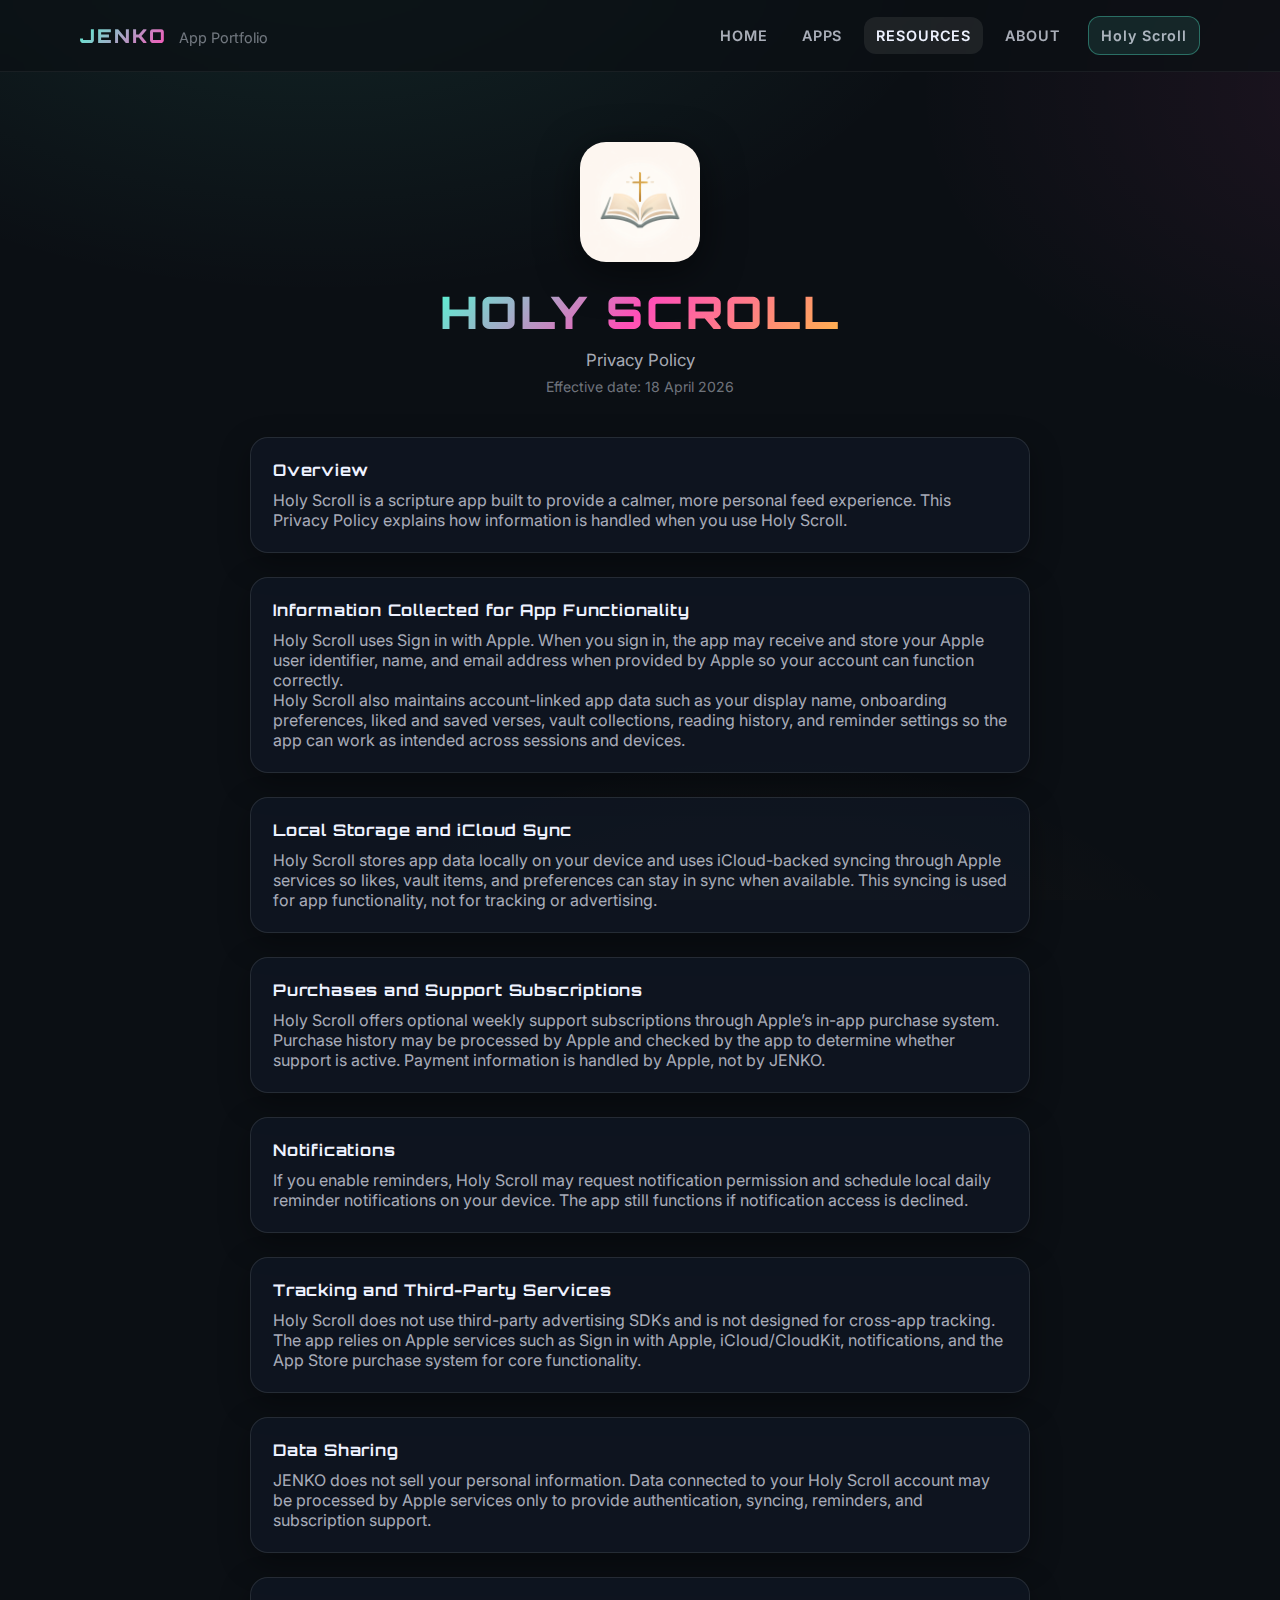
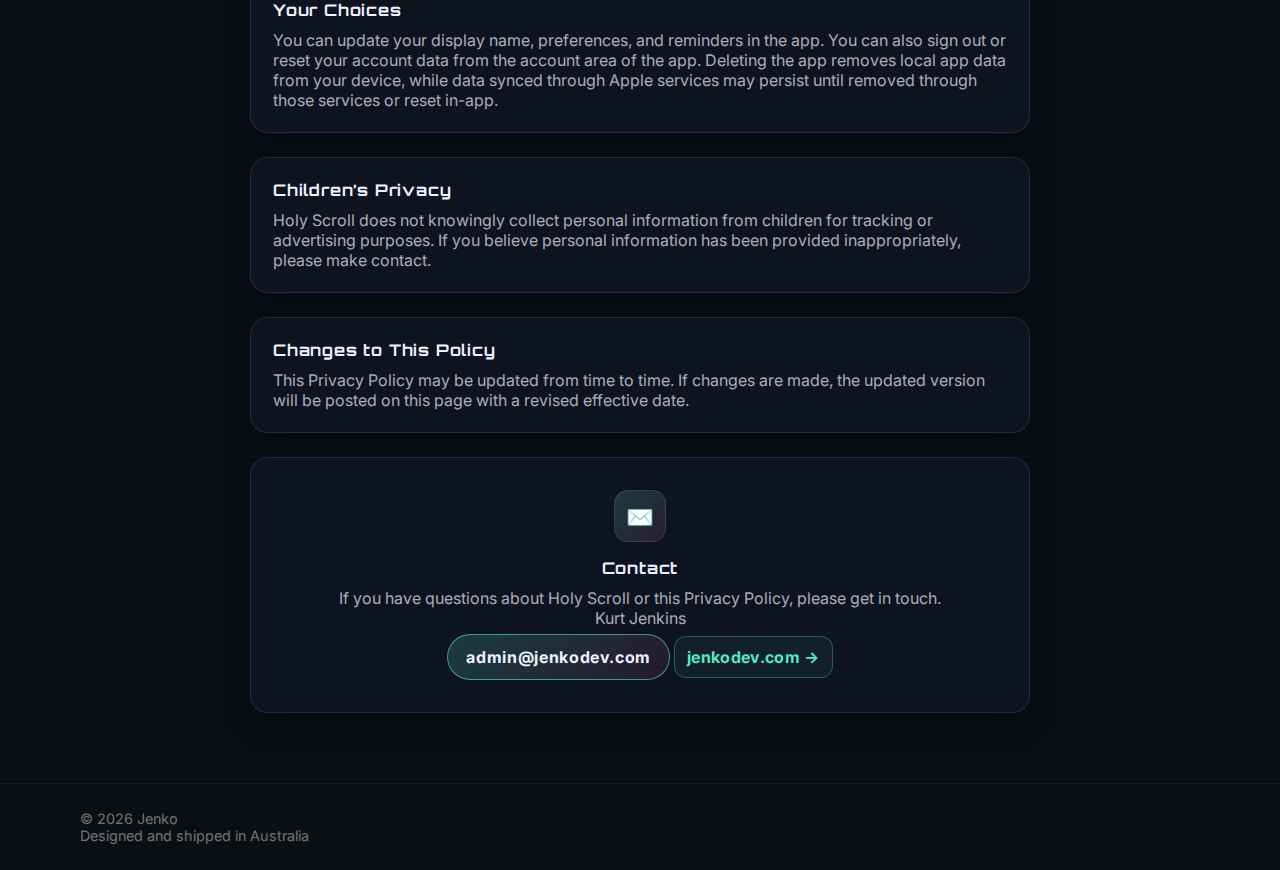
<file: holyscroll-privacypolicy.html>
<!DOCTYPE html>
<html lang="en">
<head>
  <meta charset="UTF-8" />
  <meta name="viewport" content="width=device-width, initial-scale=1.0"/>
  <title>Holy Scroll | Privacy Policy</title>

  <link href="https://fonts.googleapis.com/css2?family=Orbitron:wght@400;700;900&amp;family=Inter:wght@300;400;500;600&amp;display=swap" rel="stylesheet">
  <link rel="stylesheet" href="css/style.css" />
  <script defer src="js/main.js"></script>
</head>

<body>

  <header class="topbar" role="banner">
    <div class="topbar-inner">
      <a class="brand" href="index.html" aria-label="Go home">
        <h1>JENKO</h1>
        <p>App Portfolio</p>
      </a>

      <nav class="nav" aria-label="Primary navigation">
        <a href="index.html">HOME</a>
        <a href="projects.html">APPS</a>
        <a class="active" href="devlog.html">RESOURCES</a>
        <a href="about.html">ABOUT</a>
        <a class="nav-cta" href="projects.html#holy-scroll">Holy Scroll</a>
      </nav>

      <button class="menu-btn" id="menu-toggle" aria-label="Toggle menu" aria-expanded="false" aria-controls="mobile-drawer">
        <span></span><span></span><span></span>
      </button>
    </div>
  </header>

  <div class="drawer" id="mobile-drawer" aria-hidden="true">
    <div class="drawer-panel" role="dialog" aria-label="Mobile navigation">
      <a href="index.html">HOME</a>
      <a href="projects.html">APPS</a>
      <a href="devlog.html">RESOURCES</a>
      <a href="about.html">ABOUT</a>
    </div>
  </div>

  <main role="main">
    <section class="section">
      <div class="container">
        <div class="legal-hero">
          <img src="images/HolyScroll.png" alt="Holy Scroll logo" class="legal-logo" />
          <h2 class="legal-title">HOLY SCROLL</h2>
          <p class="legal-subtitle">Privacy Policy</p>
          <p class="legal-date">Effective date: 18 April 2026</p>
        </div>

        <div class="legal-stack">
          <div class="card">
            <div class="card-pad">
              <h4 class="policy-title">Overview</h4>
              <p class="muted">Holy Scroll is a scripture app built to provide a calmer, more personal feed experience. This Privacy Policy explains how information is handled when you use Holy Scroll.</p>
            </div>
          </div>

          <div class="card">
            <div class="card-pad">
              <h4 class="policy-title">Information Collected for App Functionality</h4>
              <p class="muted">Holy Scroll uses Sign in with Apple. When you sign in, the app may receive and store your Apple user identifier, name, and email address when provided by Apple so your account can function correctly.</p>
              <p class="muted">Holy Scroll also maintains account-linked app data such as your display name, onboarding preferences, liked and saved verses, vault collections, reading history, and reminder settings so the app can work as intended across sessions and devices.</p>
            </div>
          </div>

          <div class="card">
            <div class="card-pad">
              <h4 class="policy-title">Local Storage and iCloud Sync</h4>
              <p class="muted">Holy Scroll stores app data locally on your device and uses iCloud-backed syncing through Apple services so likes, vault items, and preferences can stay in sync when available. This syncing is used for app functionality, not for tracking or advertising.</p>
            </div>
          </div>

          <div class="card">
            <div class="card-pad">
              <h4 class="policy-title">Purchases and Support Subscriptions</h4>
              <p class="muted">Holy Scroll offers optional weekly support subscriptions through Apple’s in-app purchase system. Purchase history may be processed by Apple and checked by the app to determine whether support is active. Payment information is handled by Apple, not by JENKO.</p>
            </div>
          </div>

          <div class="card">
            <div class="card-pad">
              <h4 class="policy-title">Notifications</h4>
              <p class="muted">If you enable reminders, Holy Scroll may request notification permission and schedule local daily reminder notifications on your device. The app still functions if notification access is declined.</p>
            </div>
          </div>

          <div class="card">
            <div class="card-pad">
              <h4 class="policy-title">Tracking and Third-Party Services</h4>
              <p class="muted">Holy Scroll does not use third-party advertising SDKs and is not designed for cross-app tracking. The app relies on Apple services such as Sign in with Apple, iCloud/CloudKit, notifications, and the App Store purchase system for core functionality.</p>
            </div>
          </div>

          <div class="card">
            <div class="card-pad">
              <h4 class="policy-title">Data Sharing</h4>
              <p class="muted">JENKO does not sell your personal information. Data connected to your Holy Scroll account may be processed by Apple services only to provide authentication, syncing, reminders, and subscription support.</p>
            </div>
          </div>

          <div class="card">
            <div class="card-pad">
              <h4 class="policy-title">Your Choices</h4>
              <p class="muted">You can update your display name, preferences, and reminders in the app. You can also sign out or reset your account data from the account area of the app. Deleting the app removes local app data from your device, while data synced through Apple services may persist until removed through those services or reset in-app.</p>
            </div>
          </div>

          <div class="card">
            <div class="card-pad">
              <h4 class="policy-title">Children’s Privacy</h4>
              <p class="muted">Holy Scroll does not knowingly collect personal information from children for tracking or advertising purposes. If you believe personal information has been provided inappropriately, please make contact.</p>
            </div>
          </div>

          <div class="card">
            <div class="card-pad">
              <h4 class="policy-title">Changes to This Policy</h4>
              <p class="muted">This Privacy Policy may be updated from time to time. If changes are made, the updated version will be posted on this page with a revised effective date.</p>
            </div>
          </div>

          <div class="card">
            <div class="card-pad legal-contact">
              <div class="contact-icon">✉️</div>
              <h4 class="policy-title">Contact</h4>
              <p class="muted">If you have questions about Holy Scroll or this Privacy Policy, please get in touch.</p>
              <p class="muted">Kurt Jenkins</p>
              <a href="mailto:admin@jenkodev.com" class="btn primary">admin@jenkodev.com</a>
              <a href="https://jenkodev.com" target="_blank" rel="noopener" class="project-link">jenkodev.com →</a>
            </div>
          </div>
        </div>
      </div>
    </section>
  </main>

  <footer class="site-footer">
    <div class="container">
      <div class="footer-inner">
        <div>
          <div>© 2026 Jenko</div>
          <div>Designed and shipped in Australia</div>
        </div>
      </div>
    </div>
  </footer>

</body>
</html>
</file>
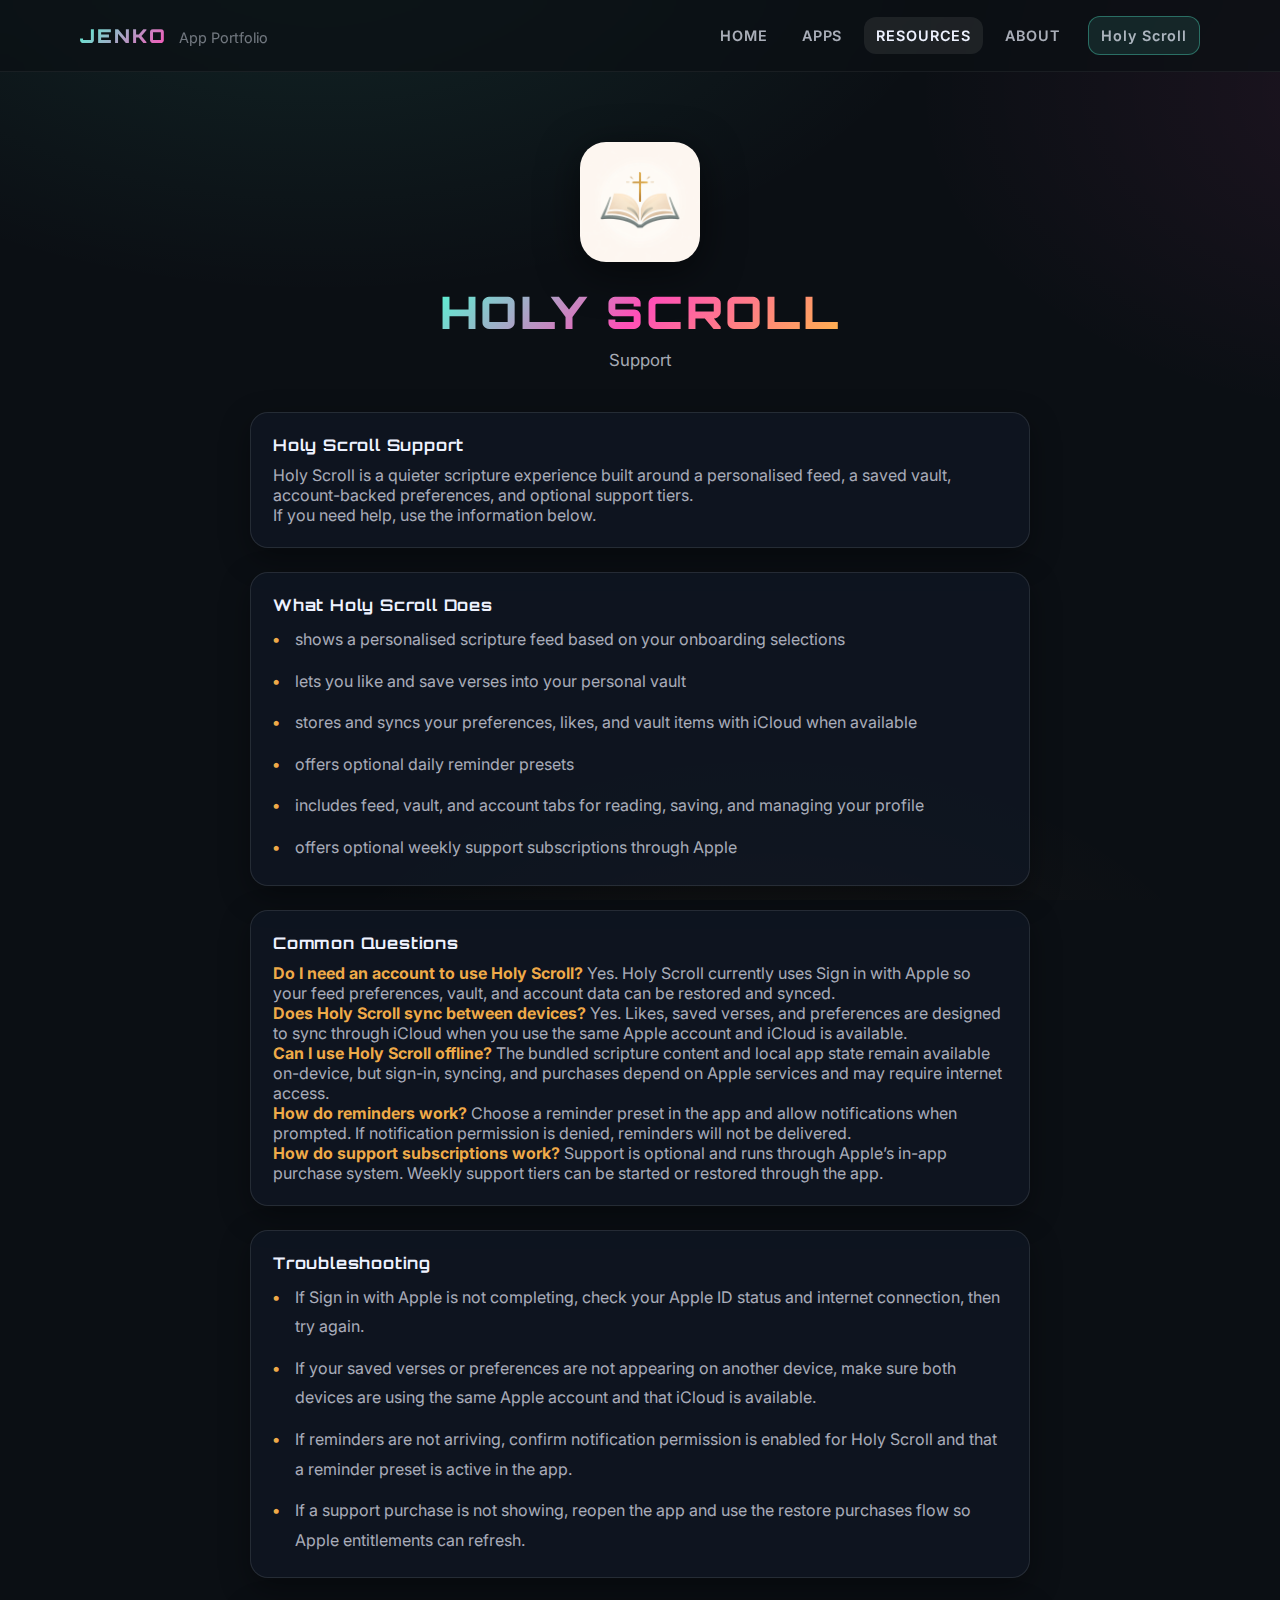
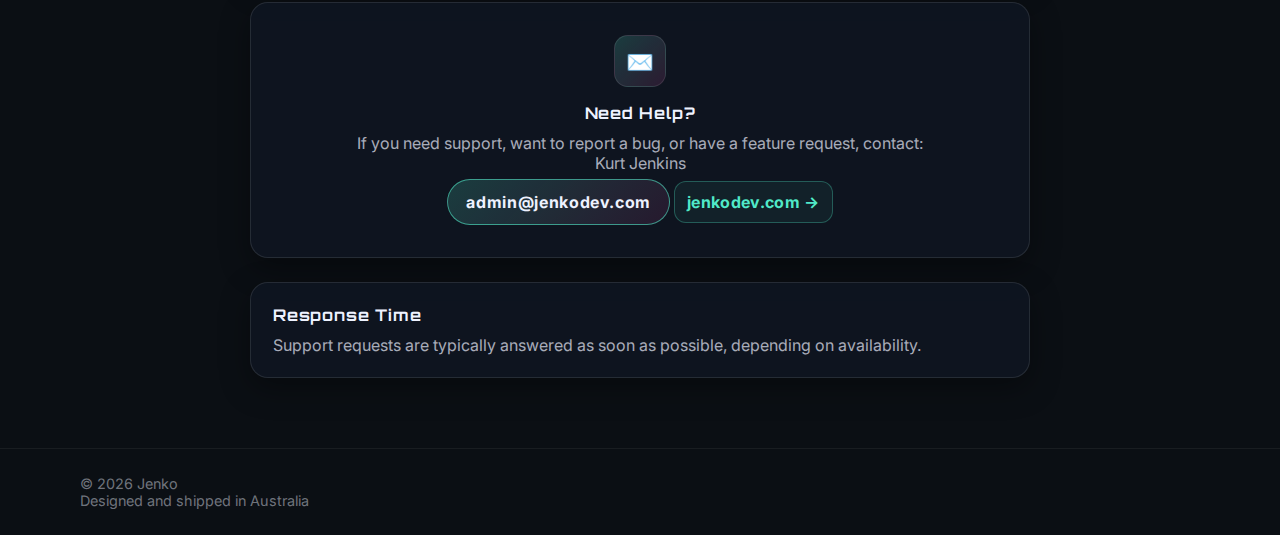
<file: holyscroll-support.html>
<!DOCTYPE html>
<html lang="en">
<head>
  <meta charset="UTF-8" />
  <meta name="viewport" content="width=device-width, initial-scale=1.0"/>
  <title>Holy Scroll | Support</title>

  <link href="https://fonts.googleapis.com/css2?family=Orbitron:wght@400;700;900&amp;family=Inter:wght@300;400;500;600&amp;display=swap" rel="stylesheet">
  <link rel="stylesheet" href="css/style.css" />
  <script defer src="js/main.js"></script>
</head>

<body>

  <header class="topbar" role="banner">
    <div class="topbar-inner">
      <a class="brand" href="index.html" aria-label="Go home">
        <h1>JENKO</h1>
        <p>App Portfolio</p>
      </a>

      <nav class="nav" aria-label="Primary navigation">
        <a href="index.html">HOME</a>
        <a href="projects.html">APPS</a>
        <a class="active" href="devlog.html">RESOURCES</a>
        <a href="about.html">ABOUT</a>
        <a class="nav-cta" href="projects.html#holy-scroll">Holy Scroll</a>
      </nav>

      <button class="menu-btn" id="menu-toggle" aria-label="Toggle menu" aria-expanded="false" aria-controls="mobile-drawer">
        <span></span><span></span><span></span>
      </button>
    </div>
  </header>

  <div class="drawer" id="mobile-drawer" aria-hidden="true">
    <div class="drawer-panel" role="dialog" aria-label="Mobile navigation">
      <a href="index.html">HOME</a>
      <a href="projects.html">APPS</a>
      <a href="devlog.html">RESOURCES</a>
      <a href="about.html">ABOUT</a>
    </div>
  </div>

  <main role="main">
    <section class="section">
      <div class="container">
        <div class="legal-hero">
          <img src="images/HolyScroll.png" alt="Holy Scroll logo" class="legal-logo" />
          <h2 class="legal-title">HOLY SCROLL</h2>
          <p class="legal-subtitle">Support</p>
        </div>

        <div class="legal-stack">
          <div class="card">
            <div class="card-pad">
              <h4 class="policy-title">Holy Scroll Support</h4>
              <p class="muted">Holy Scroll is a quieter scripture experience built around a personalised feed, a saved vault, account-backed preferences, and optional support tiers.</p>
              <p class="muted">If you need help, use the information below.</p>
            </div>
          </div>

          <div class="card">
            <div class="card-pad">
              <h4 class="policy-title">What Holy Scroll Does</h4>
              <ul class="info-list">
                <li>shows a personalised scripture feed based on your onboarding selections</li>
                <li>lets you like and save verses into your personal vault</li>
                <li>stores and syncs your preferences, likes, and vault items with iCloud when available</li>
                <li>offers optional daily reminder presets</li>
                <li>includes feed, vault, and account tabs for reading, saving, and managing your profile</li>
                <li>offers optional weekly support subscriptions through Apple</li>
              </ul>
            </div>
          </div>

          <div class="card">
            <div class="card-pad">
              <h4 class="policy-title">Common Questions</h4>
              <p class="muted"><strong>Do I need an account to use Holy Scroll?</strong> Yes. Holy Scroll currently uses Sign in with Apple so your feed preferences, vault, and account data can be restored and synced.</p>
              <p class="muted"><strong>Does Holy Scroll sync between devices?</strong> Yes. Likes, saved verses, and preferences are designed to sync through iCloud when you use the same Apple account and iCloud is available.</p>
              <p class="muted"><strong>Can I use Holy Scroll offline?</strong> The bundled scripture content and local app state remain available on-device, but sign-in, syncing, and purchases depend on Apple services and may require internet access.</p>
              <p class="muted"><strong>How do reminders work?</strong> Choose a reminder preset in the app and allow notifications when prompted. If notification permission is denied, reminders will not be delivered.</p>
              <p class="muted"><strong>How do support subscriptions work?</strong> Support is optional and runs through Apple’s in-app purchase system. Weekly support tiers can be started or restored through the app.</p>
            </div>
          </div>

          <div class="card">
            <div class="card-pad">
              <h4 class="policy-title">Troubleshooting</h4>
              <ul class="info-list">
                <li>If Sign in with Apple is not completing, check your Apple ID status and internet connection, then try again.</li>
                <li>If your saved verses or preferences are not appearing on another device, make sure both devices are using the same Apple account and that iCloud is available.</li>
                <li>If reminders are not arriving, confirm notification permission is enabled for Holy Scroll and that a reminder preset is active in the app.</li>
                <li>If a support purchase is not showing, reopen the app and use the restore purchases flow so Apple entitlements can refresh.</li>
              </ul>
            </div>
          </div>

          <div class="card">
            <div class="card-pad legal-contact">
              <div class="contact-icon">✉️</div>
              <h4 class="policy-title">Need Help?</h4>
              <p class="muted">If you need support, want to report a bug, or have a feature request, contact:</p>
              <p class="muted">Kurt Jenkins</p>
              <a href="mailto:admin@jenkodev.com" class="btn primary">admin@jenkodev.com</a>
              <a href="https://jenkodev.com" target="_blank" rel="noopener" class="project-link">jenkodev.com →</a>
            </div>
          </div>

          <div class="card">
            <div class="card-pad">
              <h4 class="policy-title">Response Time</h4>
              <p class="muted">Support requests are typically answered as soon as possible, depending on availability.</p>
            </div>
          </div>
        </div>
      </div>
    </section>
  </main>

  <footer class="site-footer">
    <div class="container">
      <div class="footer-inner">
        <div>
          <div>© 2026 Jenko</div>
          <div>Designed and shipped in Australia</div>
        </div>
      </div>
    </div>
  </footer>

</body>
</html>
</file>
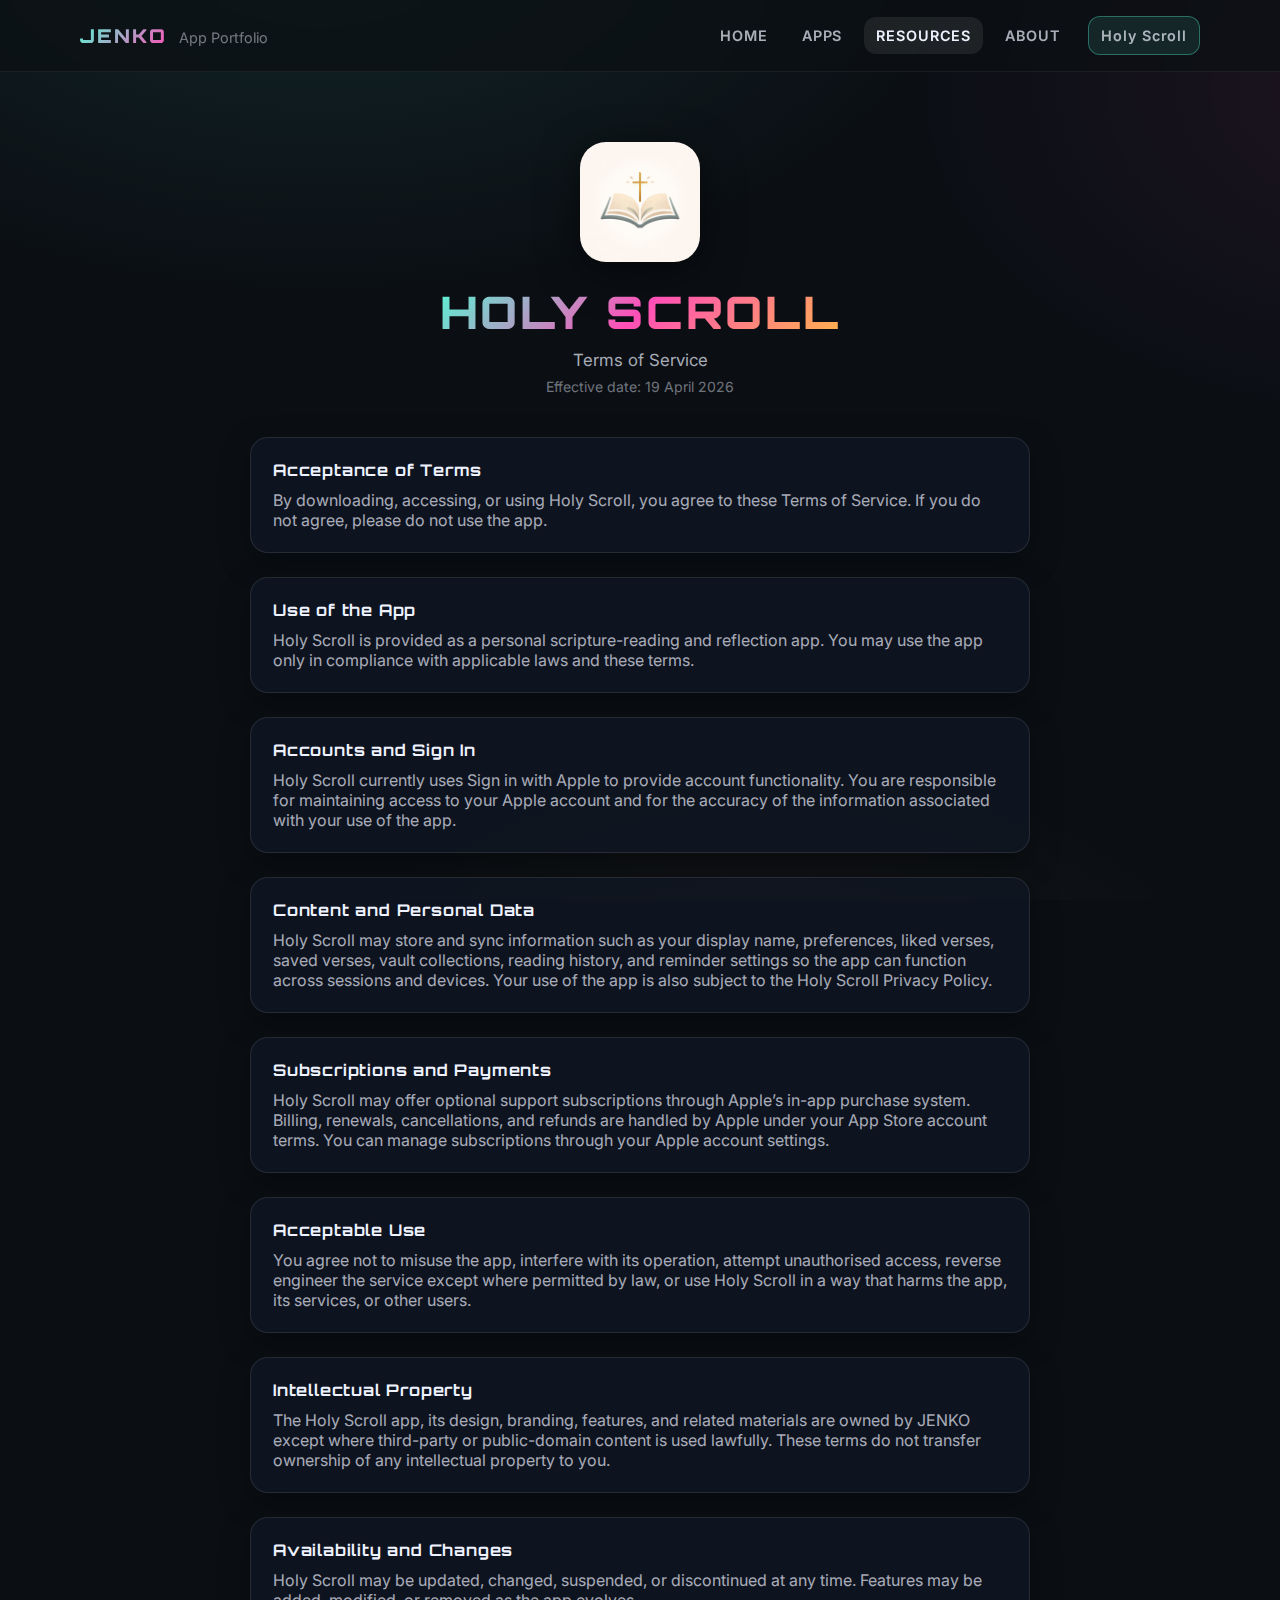
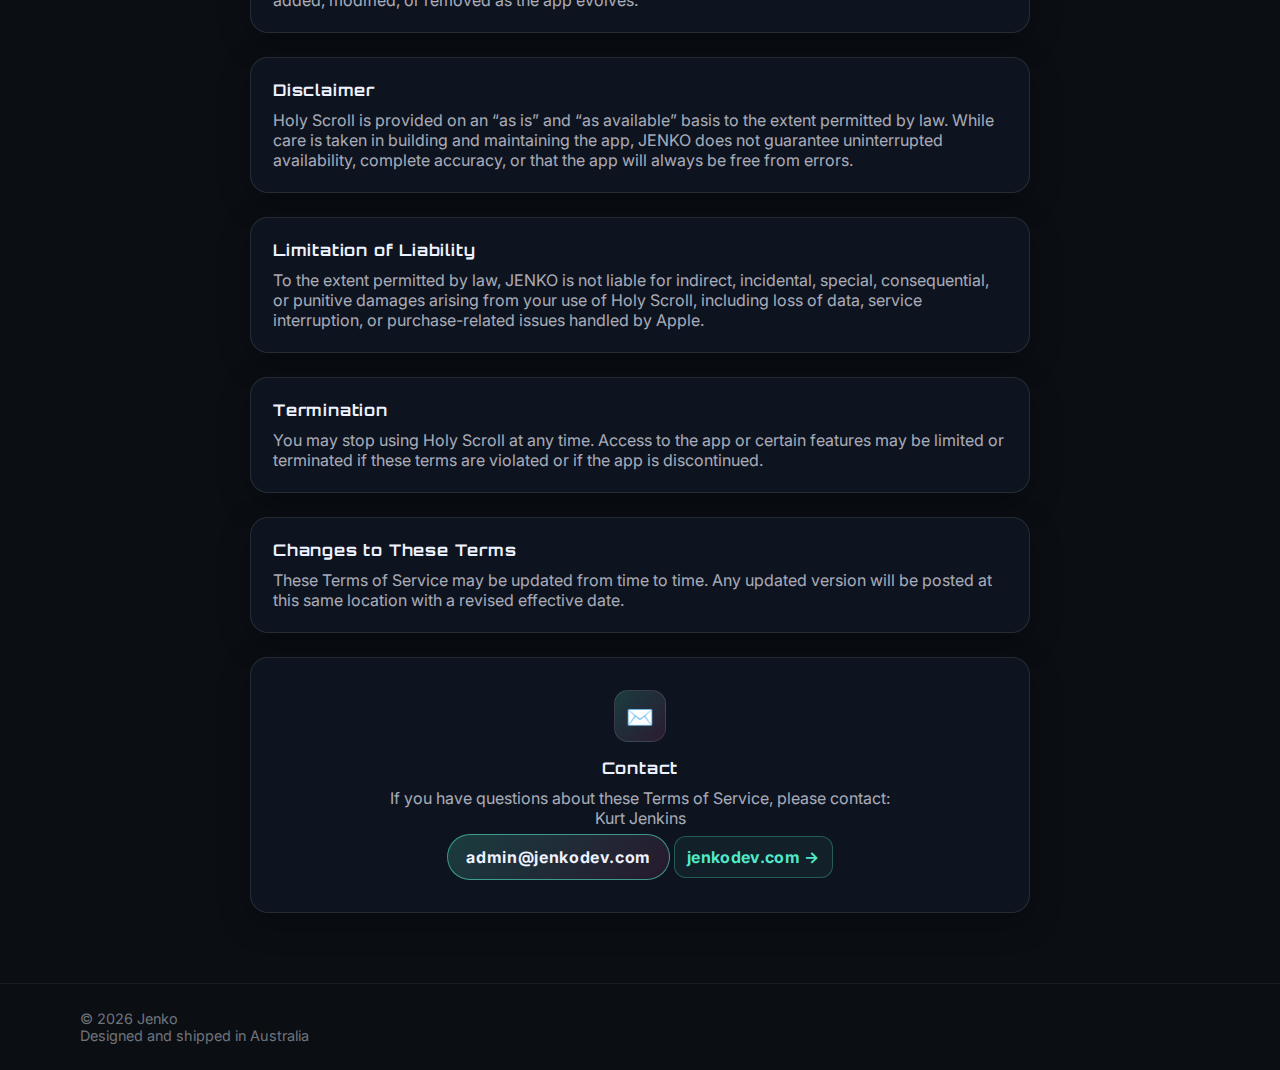
<file: holyscroll-termsofservice.html>
<!DOCTYPE html>
<html lang="en">
<head>
  <meta charset="UTF-8" />
  <meta name="viewport" content="width=device-width, initial-scale=1.0"/>
  <title>Holy Scroll | Terms of Service</title>

  <link href="https://fonts.googleapis.com/css2?family=Orbitron:wght@400;700;900&amp;family=Inter:wght@300;400;500;600&amp;display=swap" rel="stylesheet">
  <link rel="stylesheet" href="css/style.css" />
  <script defer src="js/main.js"></script>
</head>

<body>

  <header class="topbar" role="banner">
    <div class="topbar-inner">
      <a class="brand" href="index.html" aria-label="Go home">
        <h1>JENKO</h1>
        <p>App Portfolio</p>
      </a>

      <nav class="nav" aria-label="Primary navigation">
        <a href="index.html">HOME</a>
        <a href="projects.html">APPS</a>
        <a class="active" href="devlog.html">RESOURCES</a>
        <a href="about.html">ABOUT</a>
        <a class="nav-cta" href="projects.html#holy-scroll">Holy Scroll</a>
      </nav>

      <button class="menu-btn" id="menu-toggle" aria-label="Toggle menu" aria-expanded="false" aria-controls="mobile-drawer">
        <span></span><span></span><span></span>
      </button>
    </div>
  </header>

  <div class="drawer" id="mobile-drawer" aria-hidden="true">
    <div class="drawer-panel" role="dialog" aria-label="Mobile navigation">
      <a href="index.html">HOME</a>
      <a href="projects.html">APPS</a>
      <a href="devlog.html">RESOURCES</a>
      <a href="about.html">ABOUT</a>
    </div>
  </div>

  <main role="main">
    <section class="section">
      <div class="container">
        <div class="legal-hero">
          <img src="images/HolyScroll.png" alt="Holy Scroll logo" class="legal-logo" />
          <h2 class="legal-title">HOLY SCROLL</h2>
          <p class="legal-subtitle">Terms of Service</p>
          <p class="legal-date">Effective date: 19 April 2026</p>
        </div>

        <div class="legal-stack">
          <div class="card">
            <div class="card-pad">
              <h4 class="policy-title">Acceptance of Terms</h4>
              <p class="muted">By downloading, accessing, or using Holy Scroll, you agree to these Terms of Service. If you do not agree, please do not use the app.</p>
            </div>
          </div>

          <div class="card">
            <div class="card-pad">
              <h4 class="policy-title">Use of the App</h4>
              <p class="muted">Holy Scroll is provided as a personal scripture-reading and reflection app. You may use the app only in compliance with applicable laws and these terms.</p>
            </div>
          </div>

          <div class="card">
            <div class="card-pad">
              <h4 class="policy-title">Accounts and Sign In</h4>
              <p class="muted">Holy Scroll currently uses Sign in with Apple to provide account functionality. You are responsible for maintaining access to your Apple account and for the accuracy of the information associated with your use of the app.</p>
            </div>
          </div>

          <div class="card">
            <div class="card-pad">
              <h4 class="policy-title">Content and Personal Data</h4>
              <p class="muted">Holy Scroll may store and sync information such as your display name, preferences, liked verses, saved verses, vault collections, reading history, and reminder settings so the app can function across sessions and devices. Your use of the app is also subject to the Holy Scroll Privacy Policy.</p>
            </div>
          </div>

          <div class="card">
            <div class="card-pad">
              <h4 class="policy-title">Subscriptions and Payments</h4>
              <p class="muted">Holy Scroll may offer optional support subscriptions through Apple’s in-app purchase system. Billing, renewals, cancellations, and refunds are handled by Apple under your App Store account terms. You can manage subscriptions through your Apple account settings.</p>
            </div>
          </div>

          <div class="card">
            <div class="card-pad">
              <h4 class="policy-title">Acceptable Use</h4>
              <p class="muted">You agree not to misuse the app, interfere with its operation, attempt unauthorised access, reverse engineer the service except where permitted by law, or use Holy Scroll in a way that harms the app, its services, or other users.</p>
            </div>
          </div>

          <div class="card">
            <div class="card-pad">
              <h4 class="policy-title">Intellectual Property</h4>
              <p class="muted">The Holy Scroll app, its design, branding, features, and related materials are owned by JENKO except where third-party or public-domain content is used lawfully. These terms do not transfer ownership of any intellectual property to you.</p>
            </div>
          </div>

          <div class="card">
            <div class="card-pad">
              <h4 class="policy-title">Availability and Changes</h4>
              <p class="muted">Holy Scroll may be updated, changed, suspended, or discontinued at any time. Features may be added, modified, or removed as the app evolves.</p>
            </div>
          </div>

          <div class="card">
            <div class="card-pad">
              <h4 class="policy-title">Disclaimer</h4>
              <p class="muted">Holy Scroll is provided on an “as is” and “as available” basis to the extent permitted by law. While care is taken in building and maintaining the app, JENKO does not guarantee uninterrupted availability, complete accuracy, or that the app will always be free from errors.</p>
            </div>
          </div>

          <div class="card">
            <div class="card-pad">
              <h4 class="policy-title">Limitation of Liability</h4>
              <p class="muted">To the extent permitted by law, JENKO is not liable for indirect, incidental, special, consequential, or punitive damages arising from your use of Holy Scroll, including loss of data, service interruption, or purchase-related issues handled by Apple.</p>
            </div>
          </div>

          <div class="card">
            <div class="card-pad">
              <h4 class="policy-title">Termination</h4>
              <p class="muted">You may stop using Holy Scroll at any time. Access to the app or certain features may be limited or terminated if these terms are violated or if the app is discontinued.</p>
            </div>
          </div>

          <div class="card">
            <div class="card-pad">
              <h4 class="policy-title">Changes to These Terms</h4>
              <p class="muted">These Terms of Service may be updated from time to time. Any updated version will be posted at this same location with a revised effective date.</p>
            </div>
          </div>

          <div class="card">
            <div class="card-pad legal-contact">
              <div class="contact-icon">✉️</div>
              <h4 class="policy-title">Contact</h4>
              <p class="muted">If you have questions about these Terms of Service, please contact:</p>
              <p class="muted">Kurt Jenkins</p>
              <a href="mailto:admin@jenkodev.com" class="btn primary">admin@jenkodev.com</a>
              <a href="https://jenkodev.com" target="_blank" rel="noopener" class="project-link">jenkodev.com →</a>
            </div>
          </div>
        </div>
      </div>
    </section>
  </main>

  <footer class="site-footer">
    <div class="container">
      <div class="footer-inner">
        <div>
          <div>© 2026 Jenko</div>
          <div>Designed and shipped in Australia</div>
        </div>
      </div>
    </div>
  </footer>

</body>
</html>
</file>
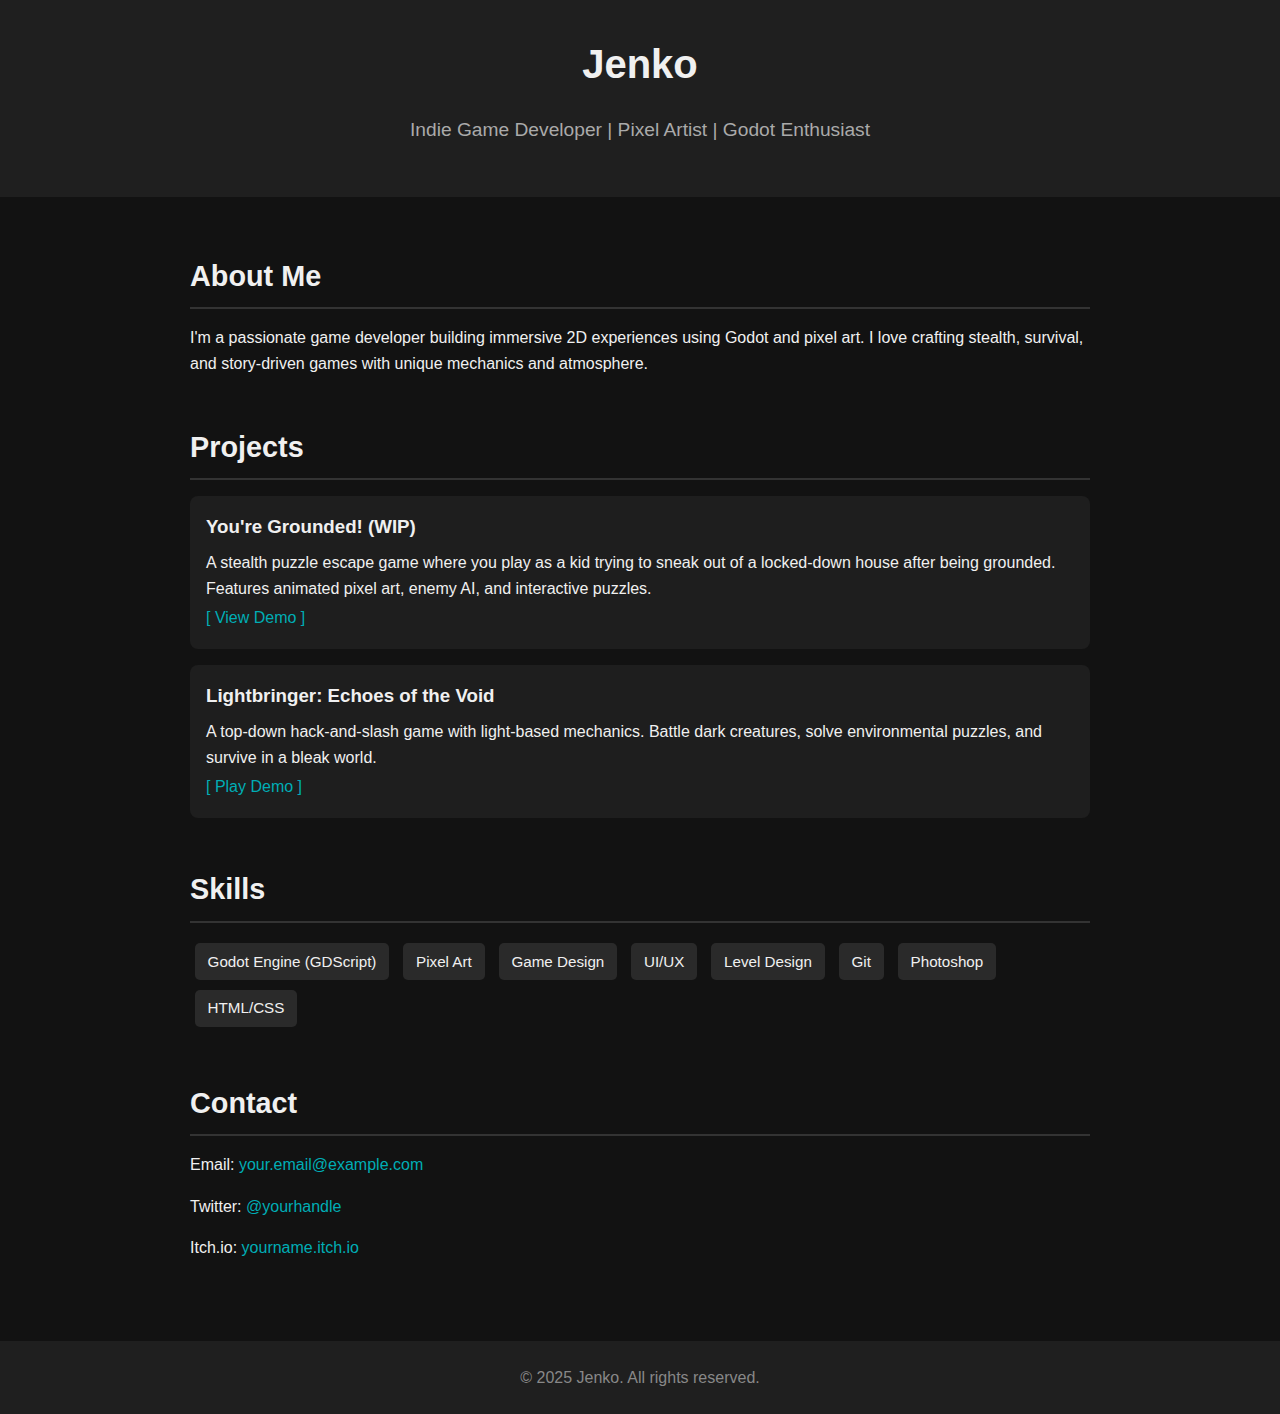
<file: home.html>
<!DOCTYPE html>
<html lang="en">
<head>
  <meta charset="UTF-8" />
  <meta name="viewport" content="width=device-width, initial-scale=1.0"/>
  <title>Jenko | Game Developer Portfolio</title>
  <style>
    body {
      margin: 0;
      font-family: 'Segoe UI', sans-serif;
      background-color: #121212;
      color: #f0f0f0;
      line-height: 1.6;
    }

    header {
      background: #1f1f1f;
      padding: 2rem;
      text-align: center;
    }

    header h1 {
      margin: 0;
      font-size: 2.5rem;
    }

    header p {
      color: #aaa;
      font-size: 1.2rem;
    }

    .container {
      padding: 2rem;
      max-width: 900px;
      margin: 0 auto;
    }

    .section {
      margin-bottom: 3rem;
    }

    .section h2 {
      border-bottom: 2px solid #333;
      padding-bottom: 0.5rem;
      margin-bottom: 1rem;
      font-size: 1.8rem;
    }

    .project {
      background: #1e1e1e;
      padding: 1rem;
      border-radius: 8px;
      margin-bottom: 1rem;
    }

    .project h3 {
      margin: 0 0 0.5rem 0;
    }

    .project p {
      margin: 0.2rem 0;
    }

    .skills span {
      display: inline-block;
      background: #2a2a2a;
      margin: 0.3rem;
      padding: 0.4rem 0.8rem;
      border-radius: 5px;
      font-size: 0.95rem;
    }

    footer {
      text-align: center;
      padding: 1.5rem;
      background: #1f1f1f;
      color: #888;
    }

    a {
      color: #00adb5;
      text-decoration: none;
    }

    a:hover {
      text-decoration: underline;
    }

    @media (max-width: 600px) {
      header h1 {
        font-size: 2rem;
      }

      .section h2 {
        font-size: 1.5rem;
      }
    }
  </style>
</head>
<body>

  <header>
    <h1>Jenko</h1>
    <p>Indie Game Developer | Pixel Artist | Godot Enthusiast</p>
  </header>

  <div class="container">
    <section class="section">
      <h2>About Me</h2>
      <p>I'm a passionate game developer building immersive 2D experiences using Godot and pixel art. I love crafting stealth, survival, and story-driven games with unique mechanics and atmosphere.</p>
    </section>

    <section class="section">
      <h2>Projects</h2>

      <div class="project">
        <h3>You're Grounded! (WIP)</h3>
        <p>A stealth puzzle escape game where you play as a kid trying to sneak out of a locked-down house after being grounded. Features animated pixel art, enemy AI, and interactive puzzles.</p>
        <p><a href="#">[ View Demo ]</a></p>
      </div>

      <div class="project">
        <h3>Lightbringer: Echoes of the Void</h3>
        <p>A top-down hack-and-slash game with light-based mechanics. Battle dark creatures, solve environmental puzzles, and survive in a bleak world.</p>
        <p><a href="#">[ Play Demo ]</a></p>
      </div>
    </section>

    <section class="section skills">
      <h2>Skills</h2>
      <span>Godot Engine (GDScript)</span>
      <span>Pixel Art</span>
      <span>Game Design</span>
      <span>UI/UX</span>
      <span>Level Design</span>
      <span>Git</span>
      <span>Photoshop</span>
      <span>HTML/CSS</span>
    </section>

    <section class="section">
      <h2>Contact</h2>
      <p>Email: <a href="mailto:your.email@example.com">your.email@example.com</a></p>
      <p>Twitter: <a href="https://twitter.com/yourhandle" target="_blank">@yourhandle</a></p>
      <p>Itch.io: <a href="https://yourname.itch.io" target="_blank">yourname.itch.io</a></p>
    </section>
  </div>

  <footer>
    © 2025 Jenko. All rights reserved.
  </footer>

</body>
</html>
</file>
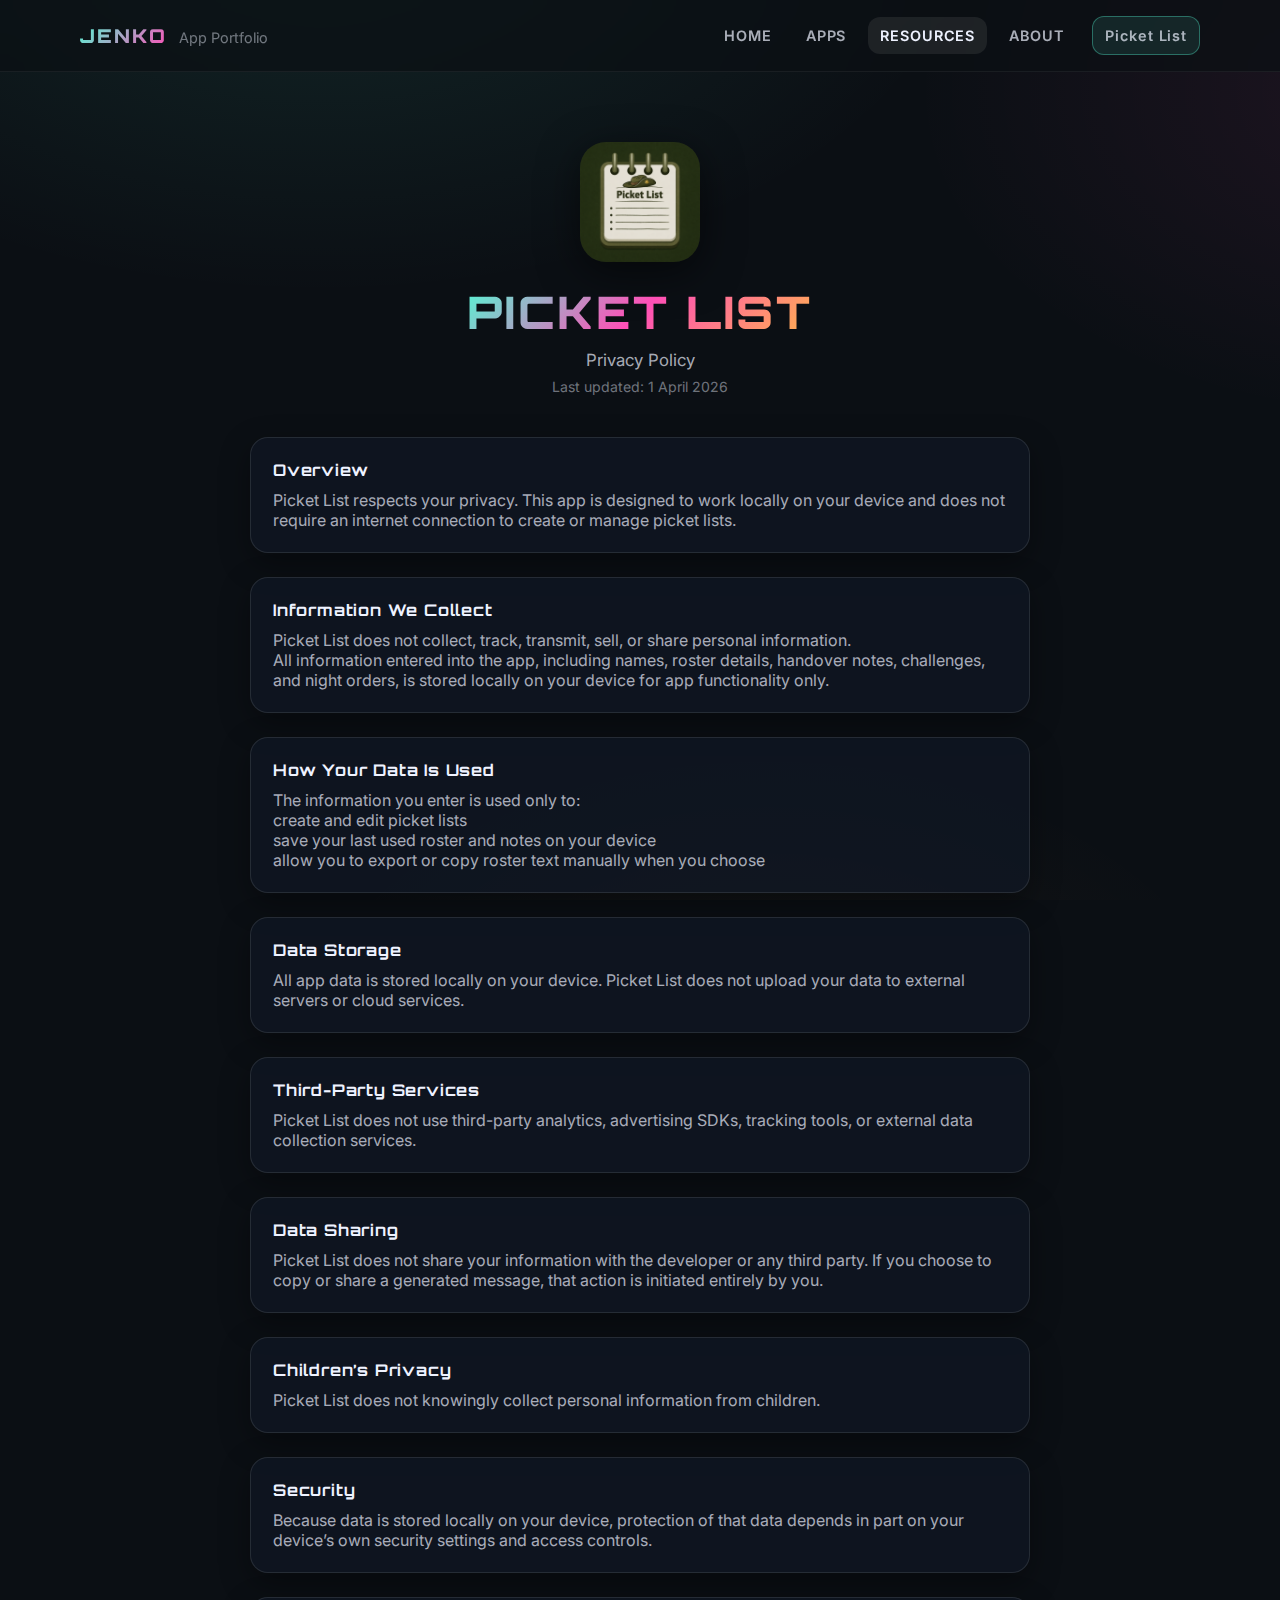
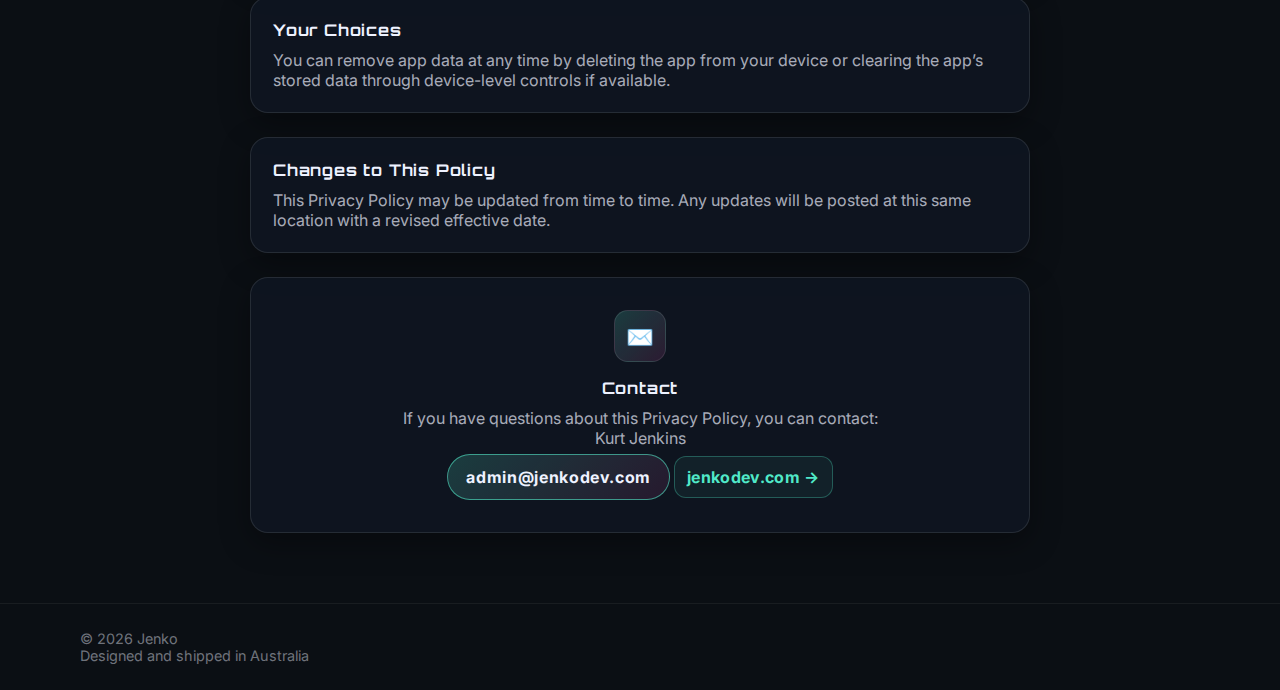
<file: picketlist-privacypolicy.html>
<!DOCTYPE html>
<html lang="en">
<head>
  <meta charset="UTF-8" />
  <meta name="viewport" content="width=device-width, initial-scale=1.0"/>
  <title>Picket List | Privacy Policy</title>

  <link href="https://fonts.googleapis.com/css2?family=Orbitron:wght@400;700;900&amp;family=Inter:wght@300;400;500;600&amp;display=swap" rel="stylesheet">
  <link rel="stylesheet" href="css/style.css" />
  <script defer src="js/main.js"></script>
</head>

<body>

  <header class="topbar" role="banner">
    <div class="topbar-inner">
      <a class="brand" href="index.html" aria-label="Go home">
        <h1>JENKO</h1>
        <p>App Portfolio</p>
      </a>

      <nav class="nav" aria-label="Primary navigation">
        <a href="index.html">HOME</a>
        <a href="projects.html">APPS</a>
        <a class="active" href="devlog.html">RESOURCES</a>
        <a href="about.html">ABOUT</a>
        <a class="nav-cta" href="projects.html#picket-list">Picket List</a>
      </nav>

      <button class="menu-btn" id="menu-toggle" aria-label="Toggle menu" aria-expanded="false" aria-controls="mobile-drawer">
        <span></span><span></span><span></span>
      </button>
    </div>
  </header>

  <div class="drawer" id="mobile-drawer" aria-hidden="true">
    <div class="drawer-panel" role="dialog" aria-label="Mobile navigation">
      <a href="index.html">HOME</a>
      <a href="projects.html">APPS</a>
      <a href="devlog.html">RESOURCES</a>
      <a href="about.html">ABOUT</a>
    </div>
  </div>

  <main role="main">
    <section class="section">
      <div class="container">
        <div class="legal-hero">
          <img src="images/PicketListAppLogo.png" alt="Picket List logo" class="legal-logo" />
          <h2 class="legal-title">PICKET LIST</h2>
          <p class="legal-subtitle">Privacy Policy</p>
          <p class="legal-date">Last updated: 1 April 2026</p>
        </div>

        <div class="legal-stack">
          <div class="card">
            <div class="card-pad">
              <h4 class="policy-title">Overview</h4>
              <p class="muted">Picket List respects your privacy. This app is designed to work locally on your device and does not require an internet connection to create or manage picket lists.</p>
            </div>
          </div>

          <div class="card">
            <div class="card-pad">
              <h4 class="policy-title">Information We Collect</h4>
              <p class="muted">Picket List does not collect, track, transmit, sell, or share personal information.</p>
              <p class="muted">All information entered into the app, including names, roster details, handover notes, challenges, and night orders, is stored locally on your device for app functionality only.</p>
            </div>
          </div>

          <div class="card">
            <div class="card-pad">
              <h4 class="policy-title">How Your Data Is Used</h4>
              <p class="muted">The information you enter is used only to:</p>
              <p class="muted">create and edit picket lists</p>
              <p class="muted">save your last used roster and notes on your device</p>
              <p class="muted">allow you to export or copy roster text manually when you choose</p>
            </div>
          </div>

          <div class="card">
            <div class="card-pad">
              <h4 class="policy-title">Data Storage</h4>
              <p class="muted">All app data is stored locally on your device. Picket List does not upload your data to external servers or cloud services.</p>
            </div>
          </div>

          <div class="card">
            <div class="card-pad">
              <h4 class="policy-title">Third-Party Services</h4>
              <p class="muted">Picket List does not use third-party analytics, advertising SDKs, tracking tools, or external data collection services.</p>
            </div>
          </div>

          <div class="card">
            <div class="card-pad">
              <h4 class="policy-title">Data Sharing</h4>
              <p class="muted">Picket List does not share your information with the developer or any third party. If you choose to copy or share a generated message, that action is initiated entirely by you.</p>
            </div>
          </div>

          <div class="card">
            <div class="card-pad">
              <h4 class="policy-title">Children’s Privacy</h4>
              <p class="muted">Picket List does not knowingly collect personal information from children.</p>
            </div>
          </div>

          <div class="card">
            <div class="card-pad">
              <h4 class="policy-title">Security</h4>
              <p class="muted">Because data is stored locally on your device, protection of that data depends in part on your device’s own security settings and access controls.</p>
            </div>
          </div>

          <div class="card">
            <div class="card-pad">
              <h4 class="policy-title">Your Choices</h4>
              <p class="muted">You can remove app data at any time by deleting the app from your device or clearing the app’s stored data through device-level controls if available.</p>
            </div>
          </div>

          <div class="card">
            <div class="card-pad">
              <h4 class="policy-title">Changes to This Policy</h4>
              <p class="muted">This Privacy Policy may be updated from time to time. Any updates will be posted at this same location with a revised effective date.</p>
            </div>
          </div>

          <div class="card">
            <div class="card-pad legal-contact">
              <div class="contact-icon">✉️</div>
              <h4 class="policy-title">Contact</h4>
              <p class="muted">If you have questions about this Privacy Policy, you can contact:</p>
              <p class="muted">Kurt Jenkins</p>
              <a href="mailto:admin@jenkodev.com" class="btn primary">admin@jenkodev.com</a>
              <a href="https://jenkodev.com" target="_blank" rel="noopener" class="project-link">jenkodev.com →</a>
            </div>
          </div>
        </div>
      </div>
    </section>
  </main>

  <footer class="site-footer">
    <div class="container">
      <div class="footer-inner">
        <div>
          <div>© 2026 Jenko</div>
          <div>Designed and shipped in Australia</div>
        </div>
      </div>
    </div>
  </footer>

</body>
</html>
</file>
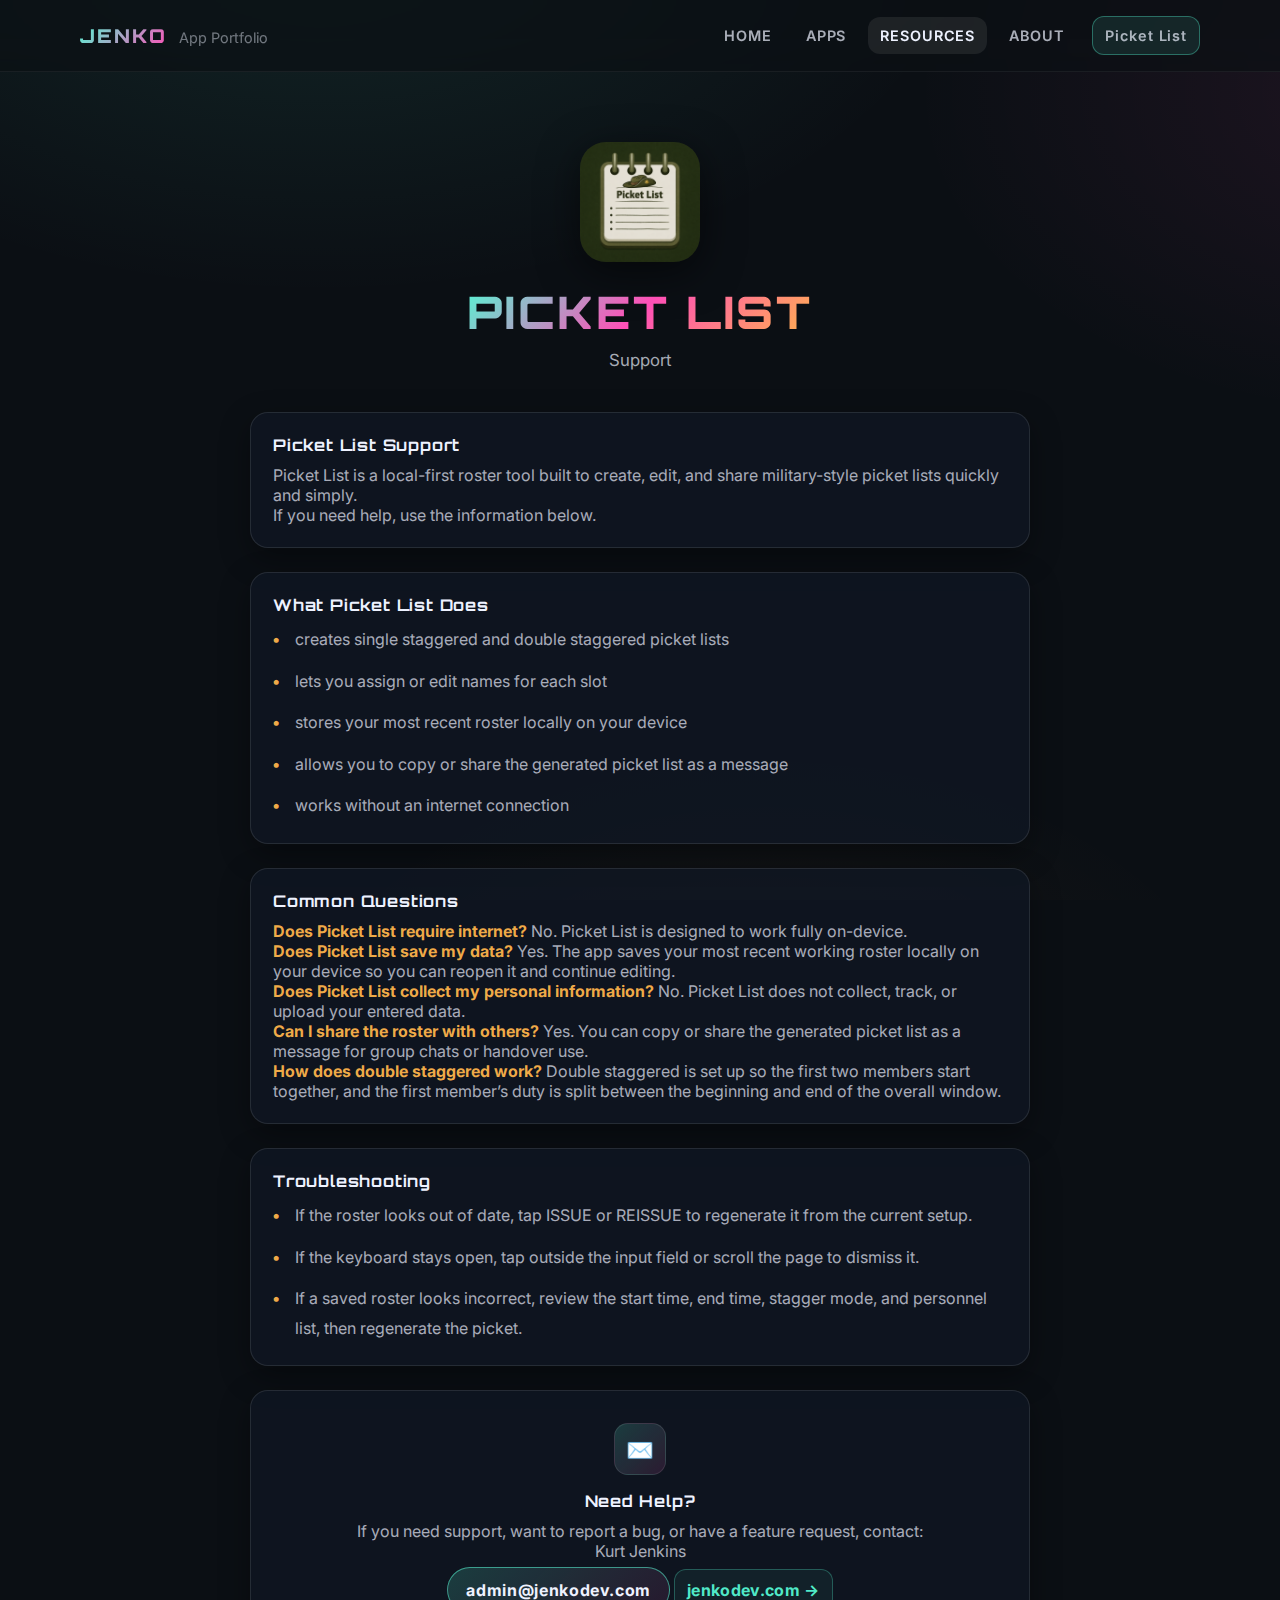
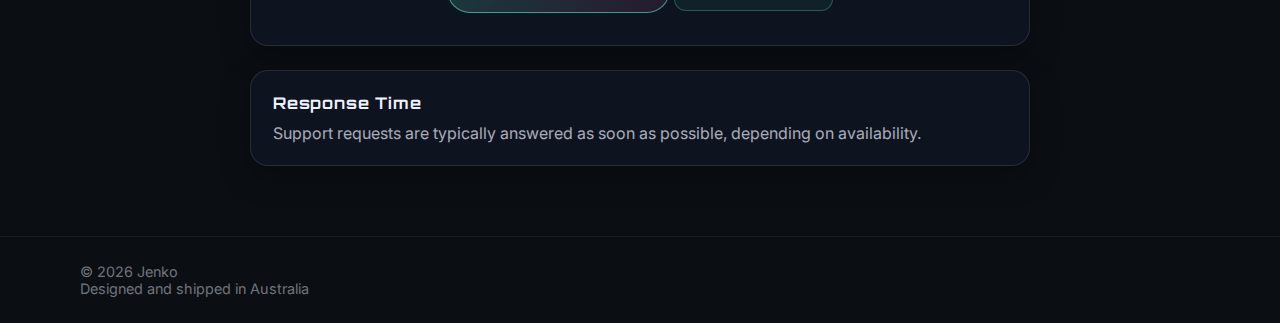
<file: picketlist-support.html>
<!DOCTYPE html>
<html lang="en">
<head>
  <meta charset="UTF-8" />
  <meta name="viewport" content="width=device-width, initial-scale=1.0"/>
  <title>Picket List | Support</title>

  <link href="https://fonts.googleapis.com/css2?family=Orbitron:wght@400;700;900&amp;family=Inter:wght@300;400;500;600&amp;display=swap" rel="stylesheet">
  <link rel="stylesheet" href="css/style.css" />
  <script defer src="js/main.js"></script>
</head>

<body>

  <header class="topbar" role="banner">
    <div class="topbar-inner">
      <a class="brand" href="index.html" aria-label="Go home">
        <h1>JENKO</h1>
        <p>App Portfolio</p>
      </a>

      <nav class="nav" aria-label="Primary navigation">
        <a href="index.html">HOME</a>
        <a href="projects.html">APPS</a>
        <a class="active" href="devlog.html">RESOURCES</a>
        <a href="about.html">ABOUT</a>
        <a class="nav-cta" href="projects.html#picket-list">Picket List</a>
      </nav>

      <button class="menu-btn" id="menu-toggle" aria-label="Toggle menu" aria-expanded="false" aria-controls="mobile-drawer">
        <span></span><span></span><span></span>
      </button>
    </div>
  </header>

  <div class="drawer" id="mobile-drawer" aria-hidden="true">
    <div class="drawer-panel" role="dialog" aria-label="Mobile navigation">
      <a href="index.html">HOME</a>
      <a href="projects.html">APPS</a>
      <a href="devlog.html">RESOURCES</a>
      <a href="about.html">ABOUT</a>
    </div>
  </div>

  <main role="main">
    <section class="section">
      <div class="container">
        <div class="legal-hero">
          <img src="images/PicketListAppLogo.png" alt="Picket List logo" class="legal-logo" />
          <h2 class="legal-title">PICKET LIST</h2>
          <p class="legal-subtitle">Support</p>
        </div>

        <div class="legal-stack">
          <div class="card">
            <div class="card-pad">
              <h4 class="policy-title">Picket List Support</h4>
              <p class="muted">Picket List is a local-first roster tool built to create, edit, and share military-style picket lists quickly and simply.</p>
              <p class="muted">If you need help, use the information below.</p>
            </div>
          </div>

          <div class="card">
            <div class="card-pad">
              <h4 class="policy-title">What Picket List Does</h4>
              <ul class="info-list">
                <li>creates single staggered and double staggered picket lists</li>
                <li>lets you assign or edit names for each slot</li>
                <li>stores your most recent roster locally on your device</li>
                <li>allows you to copy or share the generated picket list as a message</li>
                <li>works without an internet connection</li>
              </ul>
            </div>
          </div>

          <div class="card">
            <div class="card-pad">
              <h4 class="policy-title">Common Questions</h4>
              <p class="muted"><strong>Does Picket List require internet?</strong> No. Picket List is designed to work fully on-device.</p>
              <p class="muted"><strong>Does Picket List save my data?</strong> Yes. The app saves your most recent working roster locally on your device so you can reopen it and continue editing.</p>
              <p class="muted"><strong>Does Picket List collect my personal information?</strong> No. Picket List does not collect, track, or upload your entered data.</p>
              <p class="muted"><strong>Can I share the roster with others?</strong> Yes. You can copy or share the generated picket list as a message for group chats or handover use.</p>
              <p class="muted"><strong>How does double staggered work?</strong> Double staggered is set up so the first two members start together, and the first member’s duty is split between the beginning and end of the overall window.</p>
            </div>
          </div>

          <div class="card">
            <div class="card-pad">
              <h4 class="policy-title">Troubleshooting</h4>
              <ul class="info-list">
                <li>If the roster looks out of date, tap ISSUE or REISSUE to regenerate it from the current setup.</li>
                <li>If the keyboard stays open, tap outside the input field or scroll the page to dismiss it.</li>
                <li>If a saved roster looks incorrect, review the start time, end time, stagger mode, and personnel list, then regenerate the picket.</li>
              </ul>
            </div>
          </div>

          <div class="card">
            <div class="card-pad legal-contact">
              <div class="contact-icon">✉️</div>
              <h4 class="policy-title">Need Help?</h4>
              <p class="muted">If you need support, want to report a bug, or have a feature request, contact:</p>
              <p class="muted">Kurt Jenkins</p>
              <a href="mailto:admin@jenkodev.com" class="btn primary">admin@jenkodev.com</a>
              <a href="https://jenkodev.com" target="_blank" rel="noopener" class="project-link">jenkodev.com →</a>
            </div>
          </div>

          <div class="card">
            <div class="card-pad">
              <h4 class="policy-title">Response Time</h4>
              <p class="muted">Support requests are typically answered as soon as possible, depending on availability.</p>
            </div>
          </div>
        </div>
      </div>
    </section>
  </main>

  <footer class="site-footer">
    <div class="container">
      <div class="footer-inner">
        <div>
          <div>© 2026 Jenko</div>
          <div>Designed and shipped in Australia</div>
        </div>
      </div>
    </div>
  </footer>

</body>
</html>
</file>
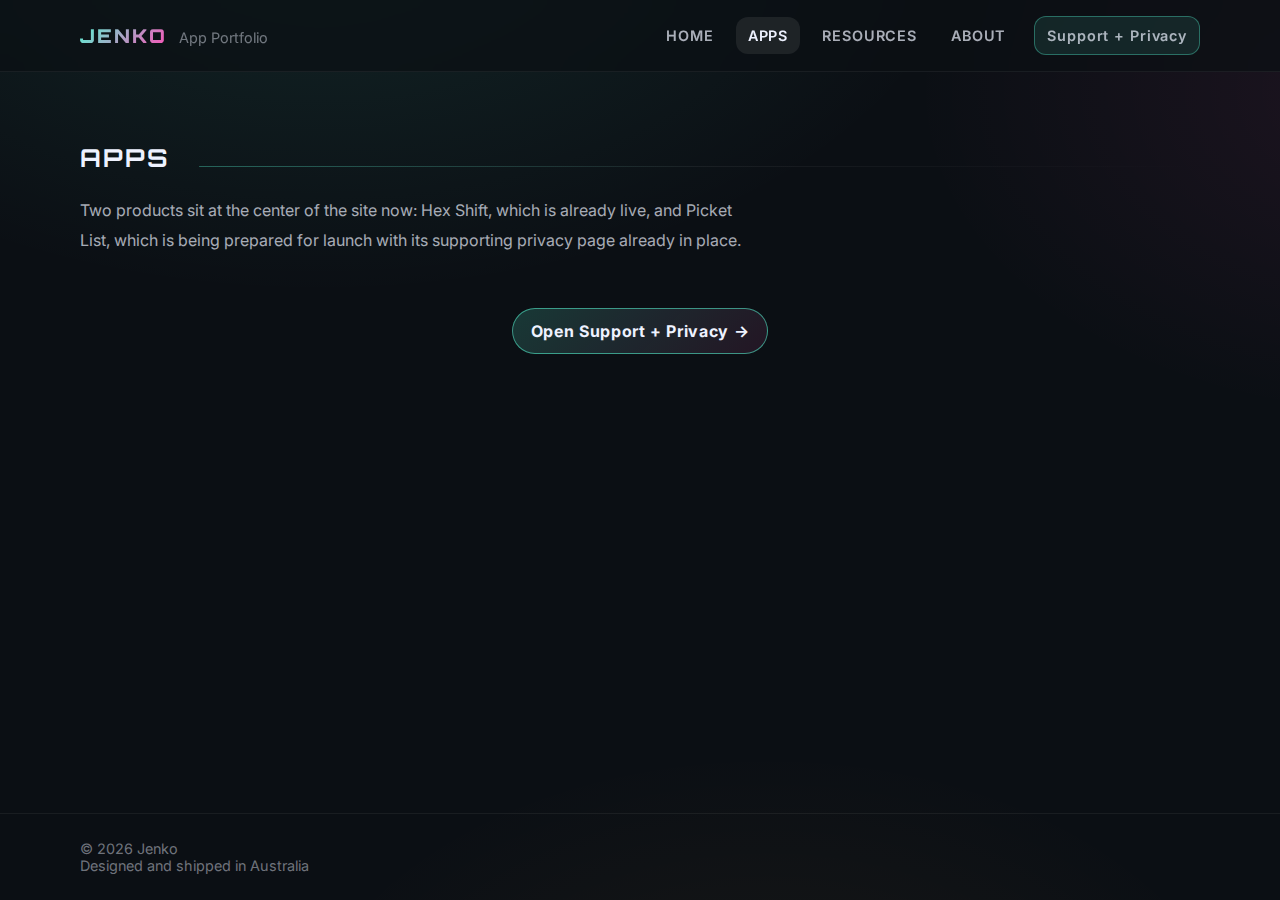
<file: projects.html>
<!DOCTYPE html>
<html lang="en">
<head>
  <meta charset="UTF-8" />
  <meta name="viewport" content="width=device-width, initial-scale=1.0"/>
  <title>JENKO | Apps</title>

  <link href="https://fonts.googleapis.com/css2?family=Orbitron:wght@400;700;900&amp;family=Inter:wght@300;400;500;600&amp;display=swap" rel="stylesheet">
  <link rel="stylesheet" href="css/style.css" />
  <script defer src="js/main.js"></script>
</head>

<body>

  <header class="topbar" role="banner">
    <div class="topbar-inner">
      <a class="brand" href="index.html" aria-label="Go home">
        <h1>JENKO</h1>
        <p>App Portfolio</p>
      </a>

      <nav class="nav" aria-label="Primary navigation">
        <a href="index.html">HOME</a>
        <a class="active" href="projects.html">APPS</a>
        <a href="devlog.html">RESOURCES</a>
        <a href="about.html">ABOUT</a>
        <a class="nav-cta" href="devlog.html">Support + Privacy</a>
      </nav>

      <button class="menu-btn" id="menu-toggle" aria-label="Toggle menu" aria-expanded="false" aria-controls="mobile-drawer">
        <span></span><span></span><span></span>
      </button>
    </div>
  </header>

  <div class="drawer" id="mobile-drawer" aria-hidden="true">
    <div class="drawer-panel" role="dialog" aria-label="Mobile navigation">
      <a href="index.html">HOME</a>
      <a href="projects.html">APPS</a>
      <a href="devlog.html">RESOURCES</a>
      <a href="about.html">ABOUT</a>
    </div>
  </div>

  <main role="main">
    <section class="section">
      <div class="container">
        <div class="section-head">
          <h2>APPS</h2>
          <div class="section-rule" aria-hidden="true"></div>
        </div>

        <p class="section-copy">Two products sit at the center of the site now: Hex Shift, which is already live, and Picket List, which is being prepared for launch with its supporting privacy page already in place.</p>

        <div id="apps-list" class="stack">
          <!-- injected by JS -->
        </div>

        <div class="center-row">
          <a class="btn primary" href="devlog.html">Open Support + Privacy →</a>
        </div>
      </div>
    </section>
  </main>

  <footer class="site-footer">
    <div class="container">
      <div class="footer-inner">
        <div>
          <div>© 2026 Jenko</div>
          <div>Designed and shipped in Australia</div>
        </div>
      </div>
    </div>
  </footer>

</body>
</html>
</file>
<file: css/style.css>
/* =========================
   Reset / Base
========================== */
* { margin: 0; padding: 0; box-sizing: border-box; }

/* =========================
   Sticky Footer Fix (SAFE)
   Does NOT affect styling
========================== */

html, body {
  height: 100%;
}

body {
  min-height: 100vh;
  display: flex;
  flex-direction: column;
}

main {
  flex: 1;
}


:root{
  --bg: #0b0f14;
  --panel: #101826;
  --panel-2: #0f1724;
  --border: rgba(255,255,255,0.10);
  --border-2: rgba(255,255,255,0.06);

  --text: #eef2ff;
  --muted: rgba(238,242,255,0.70);
  --dim: rgba(238,242,255,0.45);

  --primary: #55f7d4;   /* teal */
  --secondary: #ff4fb7; /* pink */
  --accent: #ffb44b;    /* amber */

  --shadow: 0 16px 50px rgba(0,0,0,0.55);
  --radius: 18px;
  --max: 1120px;
  --navH: 72px;
}

html { scroll-behavior: smooth; font-size: 16px; }
body{
  font-family: 'Inter', sans-serif;
  background: radial-gradient(1200px 700px at 25% -10%, rgba(85,247,212,0.10), transparent 55%),
              radial-gradient(900px 600px at 110% 10%, rgba(255,79,183,0.08), transparent 55%),
              radial-gradient(900px 600px at 60% 120%, rgba(255,180,75,0.06), transparent 55%),
              var(--bg);
  color: var(--text);
  overflow-x: hidden;
}

a{ color: inherit; text-decoration: none; }
img{ display: block; max-width: 100%; }

.container{ width: min(var(--max), 92vw); margin: 0 auto; }
.section{ padding: 70px 0; }

.muted{ color: var(--muted); }

/* =========================
   Top Nav
========================== */
.topbar{
  position: sticky;
  top: 0;
  z-index: 999;
  height: var(--navH);
  display: flex;
  align-items: center;
  backdrop-filter: blur(14px);
  background: rgba(11,15,20,0.72);
  border-bottom: 1px solid var(--border-2);
}

.topbar-inner{
  width: min(var(--max), 92vw);
  margin: 0 auto;
  display: flex;
  align-items: center;
  justify-content: space-between;
  gap: 16px;
}

.brand{
  display: flex;
  align-items: baseline;
  gap: 12px;
  min-width: 220px;
}

.brand h1{
  font-family: 'Orbitron', monospace;
  font-weight: 900;
  letter-spacing: 2px;
  font-size: 1.2rem;
  background: linear-gradient(135deg, var(--primary), var(--secondary));
  -webkit-background-clip: text;
  background-clip: text;
  -webkit-text-fill-color: transparent;
}

.brand p{
  color: var(--dim);
  font-size: 0.9rem;
  font-weight: 400;
  white-space: nowrap;
}

.nav{
  display: flex;
  align-items: center;
  gap: 10px;
}

.nav a{
  color: var(--muted);
  font-size: 0.9rem;
  font-weight: 600;
  letter-spacing: 0.06em;
  padding: 10px 12px;
  border-radius: 12px;
  transition: background 0.2s ease, color 0.2s ease, transform 0.2s ease;
}

.nav a:hover{
  background: rgba(255,255,255,0.06);
  color: var(--text);
  transform: translateY(-1px);
}

.nav a.active{
  background: rgba(255,255,255,0.08);
  color: var(--text);
}

.nav-cta{
  margin-left: 6px;
  padding: 10px 14px;
  border-radius: 999px;
  border: 1px solid rgba(85,247,212,0.35);
  background: rgba(85,247,212,0.10);
  color: var(--text);
}

/* Mobile menu button */
.menu-btn{
  display: none;
  width: 44px;
  height: 44px;
  border-radius: 14px;
  border: 1px solid var(--border);
  background: rgba(255,255,255,0.04);
  cursor: pointer;
  position: relative;
}
.menu-btn span{
  position: absolute;
  left: 50%;
  width: 18px;
  height: 2px;
  background: rgba(238,242,255,0.85);
  transform: translateX(-50%);
  transition: transform 0.2s ease, top 0.2s ease, opacity 0.2s ease;
}
.menu-btn span:nth-child(1){ top: 16px; }
.menu-btn span:nth-child(2){ top: 21px; }
.menu-btn span:nth-child(3){ top: 26px; }
.menu-btn.active span:nth-child(1){ top: 21px; transform: translateX(-50%) rotate(45deg); }
.menu-btn.active span:nth-child(2){ opacity: 0; }
.menu-btn.active span:nth-child(3){ top: 21px; transform: translateX(-50%) rotate(-45deg); }

/* Mobile drawer */
.drawer{
  display: none;
  position: fixed;
  inset: 0;
  background: rgba(0,0,0,0.65);
  z-index: 998;
}
.drawer.active{ display: block; }
.drawer-panel{
  position: absolute;
  top: var(--navH);
  left: 50%;
  transform: translateX(-50%);
  width: min(var(--max), 92vw);
  border: 1px solid var(--border);
  background: rgba(16,24,38,0.92);
  backdrop-filter: blur(16px);
  border-radius: var(--radius);
  box-shadow: var(--shadow);
  overflow: hidden;
}
.drawer-panel a{
  display: block;
  padding: 16px 16px;
  color: var(--muted);
  font-weight: 600;
  letter-spacing: 0.05em;
  border-bottom: 1px solid rgba(255,255,255,0.06);
}
.drawer-panel a:hover{
  background: rgba(255,255,255,0.06);
  color: var(--text);
}
.drawer-panel a:last-child{ border-bottom: none; }

/* =========================
   Hero
========================== */
.hero{
  min-height: calc(100vh - var(--navH));
  display: grid;
  align-items: center;
  position: relative;
  overflow: hidden;
  border-bottom: 1px solid var(--border-2);
}

.hero-bg{
  position: absolute;
  inset: 0;
  z-index: 0;
}
.hero-bg img{
  width: 100%;
  height: 100%;
  object-fit: cover;
  filter: saturate(0.95) contrast(1.02);
  transform: scale(1.02);
}
.hero-overlay{
  position: absolute;
  inset: 0;
  background: linear-gradient(180deg,
    rgba(11,15,20,0.70) 0%,
    rgba(11,15,20,0.72) 40%,
    rgba(11,15,20,0.92) 100%);
}

.hero-inner{
  position: relative;
  z-index: 1;
  padding: 80px 0;
}

.hero-card{
  border: 1px solid var(--border);
  background: rgba(16,24,38,0.55);
  backdrop-filter: blur(16px);
  border-radius: calc(var(--radius) + 6px);
  padding: 44px;
  box-shadow: var(--shadow);
}

.hero-title{
  font-family: 'Orbitron', monospace;
  font-size: clamp(2.4rem, 6vw, 4.2rem);
  line-height: 1.0;
  font-weight: 900;
  letter-spacing: 0.02em;
  margin-bottom: 16px;
}
.hero-title span{
  display: block;
  background: linear-gradient(135deg, var(--primary), var(--secondary), var(--accent));
  -webkit-background-clip: text;
  background-clip: text;
  -webkit-text-fill-color: transparent;
}

.hero-subtitle{
  color: rgba(238,242,255,0.84);
  font-size: 1.08rem;
  line-height: 1.7;
  margin-bottom: 26px;
  max-width: 54ch;
}

.hero-actions{
  display: flex;
  gap: 12px;
  flex-wrap: wrap;
}

.btn{
  display: inline-flex;
  align-items: center;
  justify-content: center;
  gap: 10px;
  padding: 12px 18px;
  border-radius: 999px;
  font-weight: 700;
  letter-spacing: 0.04em;
  border: 1px solid var(--border);
  background: rgba(255,255,255,0.06);
  color: var(--text);
  transition: transform 0.2s ease, background 0.2s ease, border-color 0.2s ease;
}
.btn:hover{
  transform: translateY(-1px);
  background: rgba(255,255,255,0.08);
  border-color: rgba(255,255,255,0.16);
}
.btn.primary{
  border-color: rgba(85,247,212,0.55);
  background: linear-gradient(135deg, rgba(85,247,212,0.18), rgba(255,79,183,0.10));
}
.btn.primary:hover{
  background: linear-gradient(135deg, rgba(85,247,212,0.24), rgba(255,79,183,0.14));
  border-color: rgba(85,247,212,0.75);
}

/* =========================
   Section Header
========================== */
.section-head{
  display: flex;
  align-items: baseline;
  justify-content: space-between;
  gap: 14px;
  margin-bottom: 22px;
}
.section-head h2{
  font-family: 'Orbitron', monospace;
  font-size: 1.55rem;
  letter-spacing: 0.08em;
}
.section-rule{
  height: 1px;
  flex: 1;
  background: linear-gradient(90deg, rgba(85,247,212,0.35), rgba(255,255,255,0.06), transparent);
  border-radius: 999px;
  margin-left: 16px;
}

/* =========================
   Cards / Layout helpers
========================== */
.card{
  border: 1px solid var(--border);
  background: rgba(16,24,38,0.62);
  border-radius: var(--radius);
  box-shadow: 0 10px 30px rgba(0,0,0,0.35);
}
.card-pad{ padding: 22px; }

.stack{
  display: flex;
  flex-direction: column;
  gap: 28px; /* bigger separation between posts */
}

.center-row{
  display: flex;
  justify-content: center;
  margin-top: 24px;
}

.section-copy{
  color: var(--muted);
  line-height: 1.9;
  max-width: 68ch;
  margin-bottom: 28px;
}

/* =========================
   Stat pills (MATCHES YOUR SCREENSHOT)
========================== */
.about-stats{
  display: flex;
  justify-content: center;
  gap: 18px;
  flex-wrap: wrap;
}

.stat{
  width: 180px;
  padding: 18px 22px;
  border-radius: 18px;
  text-align: center;

  background: rgba(255,255,255,0.04);
  border: 1px solid rgba(255,255,255,0.12);
  box-shadow: 0 12px 28px rgba(0,0,0,0.45);
}

.stat-number{
  display: block;
  font-family: 'Orbitron', monospace;
  font-size: 2.3rem;
  font-weight: 900;
  letter-spacing: 0.02em;
  line-height: 1;
  background: linear-gradient(135deg, var(--primary), var(--secondary));
  -webkit-background-clip: text;
  background-clip: text;
  -webkit-text-fill-color: transparent;
  margin-bottom: 8px;
}

.stat-label{
  display: block;
  font-size: 0.75rem;
  letter-spacing: 0.24em;
  text-transform: uppercase;
  color: rgba(238,242,255,0.55);
}

/* =========================
   Snapshots
========================== */
.snap-grid{
  display: grid;
  grid-template-columns: repeat(3, 1fr);
  gap: 18px;
}

.snapshot-top{
  display: flex;
  align-items: center;
  justify-content: space-between;
  gap: 12px;
  margin-bottom: 10px;
}
.snapshot h3{
  font-family: 'Orbitron', monospace;
  font-size: 1.05rem;
  letter-spacing: 0.05em;
}
.snapshot-link{
  display: inline-flex;
  margin-top: 14px;
  padding: 10px 12px;
  border-radius: 12px;
  border: 1px solid rgba(85,247,212,0.28);
  background: rgba(85,247,212,0.06);
  color: rgba(85,247,212,0.95);
  font-weight: 700;
}
.snapshot-link:hover{
  background: rgba(85,247,212,0.10);
  border-color: rgba(85,247,212,0.45);
}

.chip{
  display: inline-flex;
  align-items: center;
  justify-content: center;
  padding: 6px 12px;
  border-radius: 999px;
  font-weight: 800;
  letter-spacing: 0.08em;
  font-size: 0.72rem;
  border: 1px solid rgba(255,255,255,0.12);
  background: rgba(255,255,255,0.05);
  color: rgba(238,242,255,0.82);
  white-space: nowrap;
}
.chip-teal{
  border-color: rgba(85,247,212,0.28);
  background: rgba(85,247,212,0.08);
}
.chip-pink{
  border-color: rgba(255,79,183,0.28);
  background: rgba(255,79,183,0.08);
}

/* =========================
   Project card
========================== */
.project-header{
  display: flex;
  align-items: flex-start;
  justify-content: space-between;
  gap: 12px;
  margin-bottom: 10px;
}
.project h3{
  font-family: 'Orbitron', monospace;
  font-size: 1.25rem;
  color: rgba(85,247,212,0.95);
  letter-spacing: 0.04em;
}
.project-status{
  padding: 6px 12px;
  border-radius: 999px;
  font-size: 0.78rem;
  font-weight: 800;
  letter-spacing: 0.08em;
  color: rgba(255,180,75,0.95);
  border: 1px solid rgba(255,180,75,0.55);
  background: rgba(255,180,75,0.12);
  white-space: nowrap;
}
.project p{
  color: var(--muted);
  line-height: 1.8;
  margin: 10px 0;
}
.project-link{
  display: inline-flex;
  align-items: center;
  gap: 10px;
  margin-top: 8px;
  color: rgba(85,247,212,0.95);
  font-weight: 700;
  letter-spacing: 0.02em;
  padding: 10px 12px;
  border-radius: 12px;
  border: 1px solid rgba(85,247,212,0.28);
  background: rgba(85,247,212,0.06);
}
.project-link:hover{
  background: rgba(85,247,212,0.10);
  border-color: rgba(85,247,212,0.45);
}

.app-card h3,
.resource-entry h3{
  font-family: 'Orbitron', monospace;
  font-size: 1.3rem;
  color: rgba(85,247,212,0.95);
  letter-spacing: 0.04em;
  margin-top: 6px;
}

.app-heading{
  display: flex;
  align-items: center;
  gap: 18px;
}

.app-logo{
  width: 76px;
  height: 76px;
  border-radius: 20px;
  object-fit: cover;
  flex: 0 0 auto;
  border: 1px solid rgba(255,255,255,0.12);
  box-shadow: 0 10px 24px rgba(0,0,0,0.35);
  background: rgba(255,255,255,0.04);
}

.app-logo-small{
  width: 58px;
  height: 58px;
  border-radius: 16px;
}

.app-card p{
  color: var(--muted);
  line-height: 1.85;
  margin: 14px 0 0;
}

.app-type{
  display: inline-flex;
  color: rgba(255,255,255,0.60);
  font-size: 0.78rem;
  letter-spacing: 0.16em;
  text-transform: uppercase;
}

.app-tagline{
  margin-top: 10px;
  max-width: 56ch;
}

.app-meta{
  display: flex;
  flex-wrap: wrap;
  gap: 10px;
  margin-top: 18px;
}

.meta-pill{
  display: inline-flex;
  align-items: center;
  justify-content: center;
  padding: 8px 12px;
  border-radius: 999px;
  border: 1px solid rgba(255,255,255,0.10);
  background: rgba(255,255,255,0.05);
  color: rgba(238,242,255,0.82);
  font-size: 0.8rem;
  font-weight: 700;
  letter-spacing: 0.04em;
}

.app-links{
  display: flex;
  flex-wrap: wrap;
  gap: 12px;
  margin-top: 20px;
}

.project-status.status-live{
  color: rgba(85,247,212,0.98);
  border-color: rgba(85,247,212,0.55);
  background: rgba(85,247,212,0.12);
}

.project-status.status-soon{
  color: rgba(255,79,183,0.96);
  border-color: rgba(255,79,183,0.45);
  background: rgba(255,79,183,0.10);
}

.resource-entry p{
  line-height: 1.8;
  margin-top: 14px;
}

.resource-top{
  display: flex;
  align-items: flex-start;
  justify-content: space-between;
  gap: 12px;
}

/* =========================
   Devlog list cards
========================== */
.devlog-entry{
  cursor: pointer;
  transition: transform 0.18s ease, border-color 0.18s ease, background 0.18s ease;
  position: relative;
}
.devlog-entry:hover{
  transform: translateY(-2px);
  border-color: rgba(255,255,255,0.18);
  background: rgba(16,24,38,0.72);
}

.devlog-header{
  display: flex;
  gap: 14px;
  justify-content: space-between;
  align-items: flex-start;
  margin-bottom: 10px;
}
.devlog-entry h4{
  font-size: 1.18rem;
  font-weight: 800;
  color: rgba(238,242,255,0.95);
  line-height: 1.25;
}
.devlog-entry time{
  padding: 6px 12px;
  border-radius: 999px;
  font-size: 0.82rem;
  font-weight: 700;
  color: rgba(238,242,255,0.80);
  border: 1px solid rgba(255,255,255,0.12);
  background: rgba(255,255,255,0.05);
  white-space: nowrap;
}
.hint{
  display: inline-flex;
  font-size: 0.78rem;
  color: rgba(85,247,212,0.9);
  border: 1px solid rgba(85,247,212,0.30);
  background: rgba(85,247,212,0.08);
  padding: 6px 10px;
  border-radius: 999px;
  opacity: 0;
  transform: translateY(-2px);
  transition: opacity 0.18s ease, transform 0.18s ease;
  margin-bottom: 8px;
}
.devlog-entry:hover .hint{
  opacity: 1;
  transform: translateY(0);
}
.devlog-entry p{
  color: var(--muted);
  line-height: 1.9;
  margin: 12px 0;
}

.image-gallery{
  display: grid;
  grid-template-columns: repeat(auto-fit, minmax(220px, 1fr));
  gap: 14px;
  margin-top: 18px;
}
.image-gallery img{
  width: 100%;
  height: 200px;
  object-fit: cover;
  border-radius: 14px;
  border: 1px solid rgba(255,255,255,0.10);
  box-shadow: 0 10px 24px rgba(0,0,0,0.35);
  transition: transform 0.18s ease, border-color 0.18s ease, filter 0.18s ease;
  cursor: pointer;
}
.image-gallery img:hover{
  transform: translateY(-2px);
  border-color: rgba(85,247,212,0.40);
  filter: brightness(1.03);
}

/* =========================
   About
========================== */
/* =========================
   About intro – readability pass
========================== */

.about-intro {
  text-align: center;
  padding: 32px 36px;
  border-radius: var(--radius);
  border: 1px solid var(--border);
  background: rgba(16,24,38,0.55);

  /* NEW */
  max-width: 860px;
  margin: 0 auto 28px auto;
}

.about-intro h3 {
  font-family: 'Orbitron', monospace;
  font-size: 1.75rem;
  margin-bottom: 18px;
  background: linear-gradient(135deg, var(--primary), var(--secondary));
  -webkit-background-clip: text;
  background-clip: text;
  -webkit-text-fill-color: transparent;
}

.about-intro p {
  color: var(--muted);
  line-height: 1.9;

  /* NEW */
  font-size: 1.02rem;
  max-width: 68ch;
  margin: 0 auto 16px auto;
}

/* Remove extra space on last paragraph */
.about-intro p:last-child {
  margin-bottom: 0;
}

.about-grid{
  display: grid;
  grid-template-columns: repeat(auto-fit, minmax(280px, 1fr));
  gap: 16px;
  margin-top: 18px;
}
.about-card{
  border: 1px solid var(--border);
  background: rgba(16,24,38,0.62);
  border-radius: var(--radius);
  padding: 20px;
  transition: transform 0.18s ease, border-color 0.18s ease, background 0.18s ease;
}
.about-card:hover{
  transform: translateY(-2px);
  border-color: rgba(255,255,255,0.18);
  background: rgba(16,24,38,0.72);
}
.card-icon{
  width: 52px;
  height: 52px;
  border-radius: 14px;
  display: grid;
  place-items: center;
  background: linear-gradient(135deg, rgba(85,247,212,0.18), rgba(255,79,183,0.12));
  border: 1px solid rgba(255,255,255,0.10);
  color: rgba(238,242,255,0.92);
  margin-bottom: 12px;
  font-size: 1.3rem;
}
.about-card h4{
  font-family: 'Orbitron', monospace;
  font-size: 1.05rem;
  margin-bottom: 10px;
  letter-spacing: 0.05em;
}
.about-card p{
  color: var(--muted);
  line-height: 1.85;
  font-size: 0.95rem;
}
.about-footer{
  border: 1px solid var(--border);
  background: rgba(16,24,38,0.55);
  border-radius: var(--radius);
  padding: 22px;
  text-align: center;
  margin-top: 16px;
}
.about-footer p{
  color: var(--muted);
  line-height: 1.9;
}

/* =========================
   Legal / Support
========================== */
.legal-hero{
  display: flex;
  flex-direction: column;
  align-items: center;
  text-align: center;
  margin-bottom: 42px;
}

.legal-hero-text-only{
  gap: 0;
}

.legal-logo,
.legal-badge{
  width: 120px;
  height: 120px;
  border-radius: 26px;
  margin-bottom: 22px;
  box-shadow: 0 10px 40px rgba(0,0,0,0.55);
}

.legal-badge{
  display: grid;
  place-items: center;
  font-family: 'Orbitron', monospace;
  font-size: 2rem;
  font-weight: 900;
  letter-spacing: 0.10em;
  color: rgba(238,242,255,0.95);
  background: linear-gradient(135deg, rgba(85,247,212,0.18), rgba(255,79,183,0.16), rgba(255,180,75,0.12));
  border: 1px solid rgba(255,255,255,0.10);
}

.legal-title{
  font-family: 'Orbitron', monospace;
  font-size: clamp(1.8rem, 5vw, 2.8rem);
  font-weight: 900;
  letter-spacing: 0.06em;
  margin-bottom: 10px;
  background: linear-gradient(135deg, var(--primary), var(--secondary), var(--accent));
  -webkit-background-clip: text;
  background-clip: text;
  -webkit-text-fill-color: transparent;
}

.legal-subtitle{
  color: var(--muted);
  font-size: 1.05rem;
  max-width: 48ch;
}

.legal-date{
  color: var(--dim);
  font-size: 0.88rem;
  margin-top: 8px;
}

.legal-stack{
  max-width: 780px;
  margin: 0 auto;
  display: flex;
  flex-direction: column;
  gap: 24px;
}

.legal-stack-tight{
  margin-bottom: 48px;
}

.policy-title{
  font-family: 'Orbitron', monospace;
  font-size: 1rem;
  letter-spacing: 0.05em;
  margin-bottom: 10px;
}

.info-list{
  list-style: none;
  margin: 0;
  padding: 0;
  display: flex;
  flex-direction: column;
  gap: 12px;
}

.info-list li{
  color: var(--muted);
  line-height: 1.85;
  padding-left: 22px;
  position: relative;
}

.info-list li::before{
  content: "•";
  position: absolute;
  left: 0;
  top: 0;
  color: rgba(255,180,75,0.95);
  font-weight: 900;
}

.inline-link{
  color: rgba(85,247,212,0.95);
}

.muted strong{
  color: rgba(255,180,75,0.95);
}

.legal-contact{
  text-align: center;
  padding: 32px;
}

.contact-icon{
  width: 52px;
  height: 52px;
  border-radius: 14px;
  display: grid;
  place-items: center;
  margin: 0 auto 16px;
  background: linear-gradient(135deg, rgba(85,247,212,0.18), rgba(255,79,183,0.12));
  border: 1px solid rgba(255,255,255,0.10);
  font-size: 1.4rem;
}

.legal-section-gap{
  margin-top: 8px;
}

.legal-contact-card{
  max-width: 680px;
  margin: 0 auto;
}

/* =========================
   Footer
========================== */
.site-footer{
  border-top: 1px solid var(--border-2);
  padding: 26px 0;
  color: var(--dim);
  font-size: 0.9rem;
}
.footer-inner{
  display: flex;
  align-items: center;
  justify-content: space-between;
  gap: 14px;
  flex-wrap: wrap;
}
.social-links{
  display: flex;
  align-items: center;
  gap: 10px;
}
.social-links a{
  width: 40px;
  height: 40px;
  border-radius: 14px;
  display: grid;
  place-items: center;
  border: 1px solid rgba(255,255,255,0.12);
  background: rgba(255,255,255,0.04);
  color: rgba(238,242,255,0.82);
  transition: transform 0.18s ease, border-color 0.18s ease, background 0.18s ease;
}
.social-links a:hover{
  transform: translateY(-1px);
  border-color: rgba(85,247,212,0.45);
  background: rgba(85,247,212,0.08);
  color: rgba(238,242,255,0.95);
}

/* =========================
   Lightbox
========================== */
.lightbox{
  display: none;
  position: fixed;
  inset: 0;
  background: rgba(0,0,0,0.92);
  z-index: 10000;
  justify-content: center;
  align-items: center;
  padding: 24px;
  cursor: pointer;
}
.lightbox.active{ display: flex; }
.lightbox img{
  max-width: min(1100px, 94vw);
  max-height: 90vh;
  border-radius: 16px;
  border: 1px solid rgba(255,255,255,0.10);
  box-shadow: var(--shadow);
}

/* =========================
   Devlog Modal
========================== */
.devlog-modal{
  display: none;
  position: fixed;
  inset: 0;
  z-index: 9999;
  background: rgba(0,0,0,0.78);
  backdrop-filter: blur(14px);
  padding: 24px;
  overflow-y: auto;
}
.devlog-modal.active{
  display: flex;
  align-items: flex-start;
  justify-content: center;
}
.devlog-modal-content{
  width: min(920px, 96vw);
  margin-top: 40px;
  border: 1px solid rgba(255,255,255,0.10);
  border-radius: 22px;
  background: rgba(16,24,38,0.92);
  box-shadow: var(--shadow);
  position: relative;
  overflow: hidden;
}
.modal-top{
  padding: 18px 22px;
  border-bottom: 1px solid rgba(255,255,255,0.08);
  display: flex;
  align-items: center;
  justify-content: space-between;
  gap: 12px;
}
.modal-close{
  width: 44px;
  height: 44px;
  border-radius: 14px;
  border: 1px solid rgba(255,255,255,0.12);
  background: rgba(255,255,255,0.04);
  color: rgba(238,242,255,0.9);
  font-size: 1.6rem;
  cursor: pointer;
  display: grid;
  place-items: center;
  line-height: 1;
}
.modal-close:hover{
  background: rgba(255,255,255,0.08);
  border-color: rgba(85,247,212,0.40);
}

#devlog-modal-body{
  padding: 22px;
}
#devlog-modal-body h4{
  font-size: 1.6rem;
  font-weight: 900;
  margin-bottom: 10px;
  color: rgba(238,242,255,0.95);
}
#devlog-modal-body time{
  display: inline-block;
  margin-bottom: 14px;
  padding: 6px 12px;
  border-radius: 999px;
  font-weight: 800;
  font-size: 0.86rem;
  border: 1px solid rgba(255,255,255,0.12);
  background: rgba(255,255,255,0.05);
  color: rgba(238,242,255,0.82);
}
#devlog-modal-body p{
  color: var(--muted);
  line-height: 2.0;
  margin: 14px 0;
  font-size: 1.02rem;
}
#devlog-modal-body strong{
  color: rgba(255,180,75,0.95);
  font-weight: 900;
}

/* =========================
   Responsive
========================== */
@media (max-width: 1000px){
  .snap-grid{ grid-template-columns: 1fr; }
}

@media (max-width: 900px){
  .brand p{ display: none; }
  .hero-card{ padding: 30px; }
  .devlog-header{ flex-direction: column; align-items: flex-start; }
  .project-header,
  .resource-top{ flex-direction: column; align-items: flex-start; }
  .app-heading{ align-items: flex-start; }
}

@media (max-width: 768px){
  .nav{ display: none; }
  .menu-btn{ display: inline-block; }
  .section{ padding: 56px 0; }
  .hero-inner{ padding: 64px 0; }
  .hero-card{ padding: 24px; }
  .app-heading{ gap: 14px; }
  .app-logo{
    width: 64px;
    height: 64px;
    border-radius: 18px;
  }
  .app-logo-small{
    width: 52px;
    height: 52px;
    border-radius: 14px;
  }
  .image-gallery img{ height: 180px; }
  .devlog-modal{ padding: 16px; }
  #devlog-modal-body{ padding: 18px; }
  #devlog-modal-body h4{ font-size: 1.35rem; }
}

@media (max-width: 480px){
  .hero-actions .btn{ width: 100%; }
  .stat{ width: 160px; }
}

/* =========================
   Fix skinny top nav
========================== */

.topbar {
  min-height: 72px; /* restores proper height */
}

.topbar-inner {
  height: 72px;
  padding: 0 0; /* ensures padding isn't collapsing it */
}

.nav a,
.nav-cta {
  padding-top: 10px;
  padding-bottom: 10px;
}

.brand {
  padding: 8px 0;
}

/* =========================
   Fix background clipping on tall pages
========================== */

html {
  background: var(--bg);
}

body {
  background:
    radial-gradient(1200px 700px at 25% -10%, rgba(85,247,212,0.10), transparent 55%),
    radial-gradient(900px 600px at 110% 10%, rgba(255,79,183,0.08), transparent 55%),
    radial-gradient(900px 600px at 60% 120%, rgba(255,180,75,0.06), transparent 55%),
    var(--bg);

  background-repeat: no-repeat;
  background-attachment: fixed;
  background-size: cover;
}
</file>
